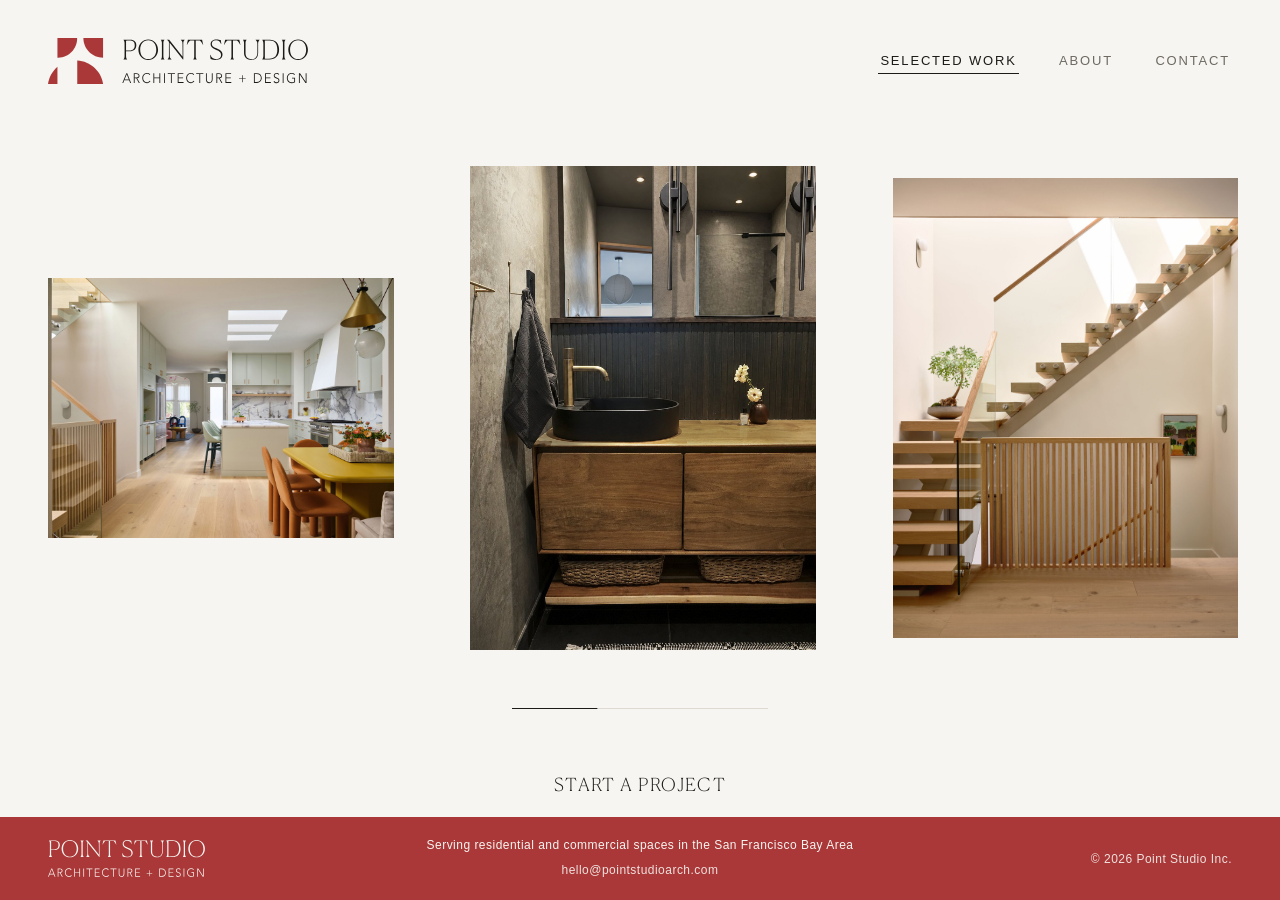
<file: index.html>
<!DOCTYPE html>
<html lang="en">
<head>
  <meta charset="UTF-8" />
  <meta name="viewport" content="width=device-width, initial-scale=1.0" />
  <title>Point Studio Architecture + Design — Bay Area Architecture</title>
  <meta name="description" content="Point Studio Architecture + Design offers full architectural services for residential and commercial spaces in the San Francisco Bay Area: remodels, new homes and ADUs." />
  <!-- Link previews (texts, social posts). Update the URLs if the site moves
       to a custom domain. -->
  <meta property="og:type" content="website" />
  <meta property="og:site_name" content="Point Studio Architecture + Design" />
  <meta property="og:title" content="Point Studio Architecture + Design — Bay Area Architecture" />
  <meta property="og:description" content="Point Studio Architecture + Design offers full architectural services for residential and commercial spaces in the San Francisco Bay Area: remodels, new homes and ADUs." />
  <meta property="og:url" content="https://pointstudio.vercel.app/" />
  <meta property="og:image" content="https://pointstudio.vercel.app/share-image.jpg" />
  <meta property="og:image:width" content="1200" />
  <meta property="og:image:height" content="630" />
  <meta name="twitter:card" content="summary_large_image" />
  <link rel="icon" href="favicon.ico" sizes="any" />
  <link rel="icon" href="favicon.svg" type="image/svg+xml" />
  <link rel="apple-touch-icon" href="apple-touch-icon.png" />
  <link rel="stylesheet" href="css/style.css" />
  <script>document.documentElement.classList.add("js");</script>
</head>
<body data-page="projects">
  <header id="site-header" class="site-header"></header>

  <main>
    <div class="gallery-wrap">
      <div class="gallery" id="galleryTrack">
        <!-- project cards + closing card injected by js/main.js -->
      </div>

      <!-- Thin progress line: fills as you scroll through the projects -->
      <div class="scroll-progress" id="scrollProgress" role="progressbar"
           aria-label="Gallery scroll position" aria-valuemin="0" aria-valuemax="100">
        <div class="scroll-progress-fill" id="scrollProgressFill"></div>
      </div>
    </div>
  </main>

  <footer id="site-footer" class="site-footer"></footer>

  <script src="js/projects-data.js"></script>
  <script src="js/templates.js"></script>
  <script src="js/main.js"></script>
</body>
</html>
</file>
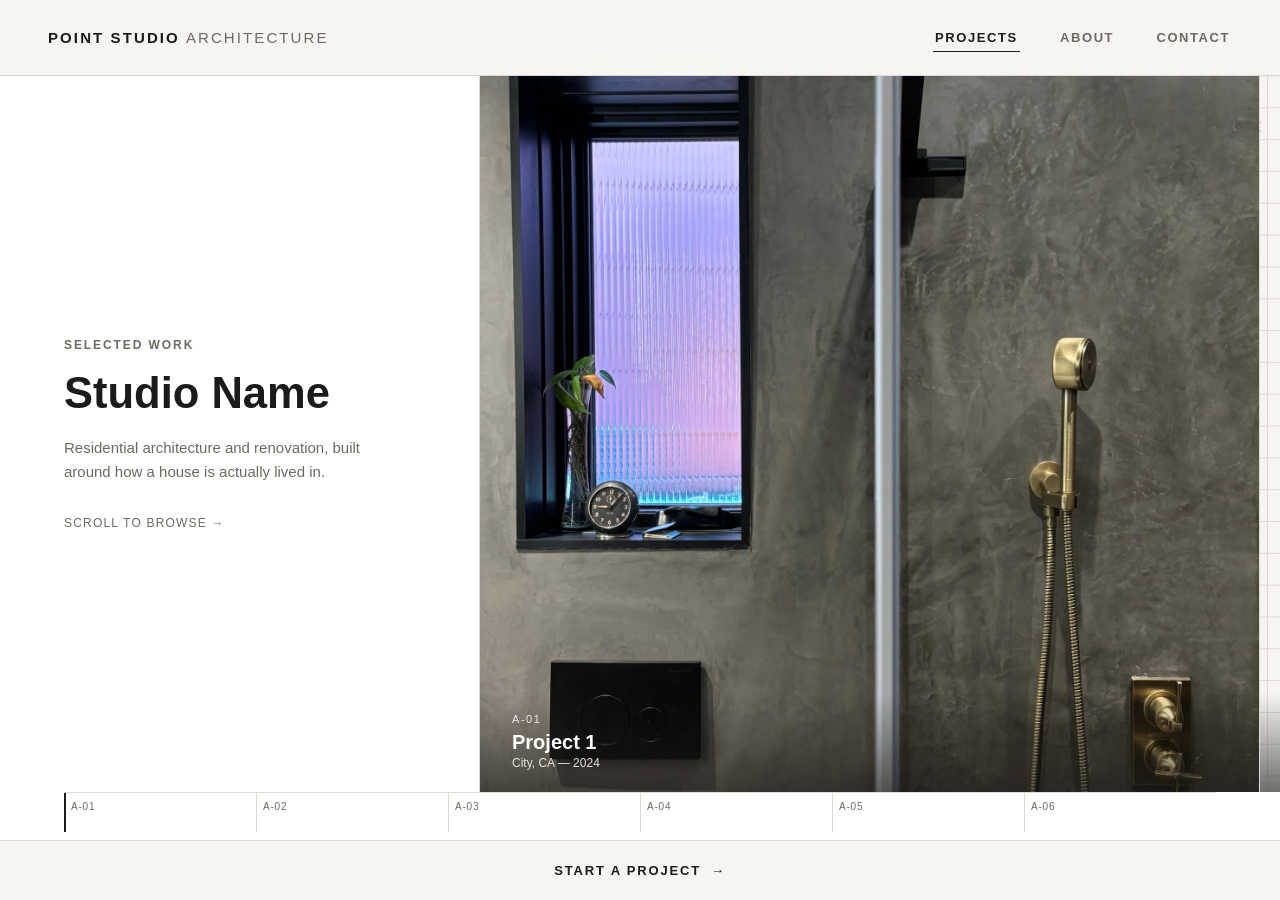
<file: architecture-website/index.html>
<!DOCTYPE html>
<html lang="en">
<head>
  <meta charset="UTF-8" />
  <meta name="viewport" content="width=device-width, initial-scale=1.0" />
  <title>Point Studio Architecture — Projects</title>
  <meta name="description" content="Residential architecture and renovation studio. Browse recent projects." />
  <link rel="stylesheet" href="css/style.css" />
</head>
<body data-page="projects">
  <header id="site-header" class="site-header"></header>

  <main>
    <div class="gallery-wrap">
      <div class="gallery" id="galleryTrack">
        <div class="gallery-intro">
          <div class="eyebrow">Selected Work</div>
          <h1>Studio Name</h1>
          <p>Residential architecture and renovation, built around how a house is actually lived in.</p>
          <div class="scroll-hint">Scroll to browse →</div>
        </div>
        <!-- project cards injected by js/main.js from js/projects-data.js -->
      </div>

      <div class="scale-ruler" id="scaleRuler">
        <div class="ticks" id="scaleTicks"></div>
        <div class="cursor" id="scaleCursor"></div>
      </div>
    </div>
  </main>

  <footer id="site-footer" class="site-footer"></footer>

  <script src="js/projects-data.js"></script>
  <script src="js/main.js"></script>
</body>
</html>
</file>
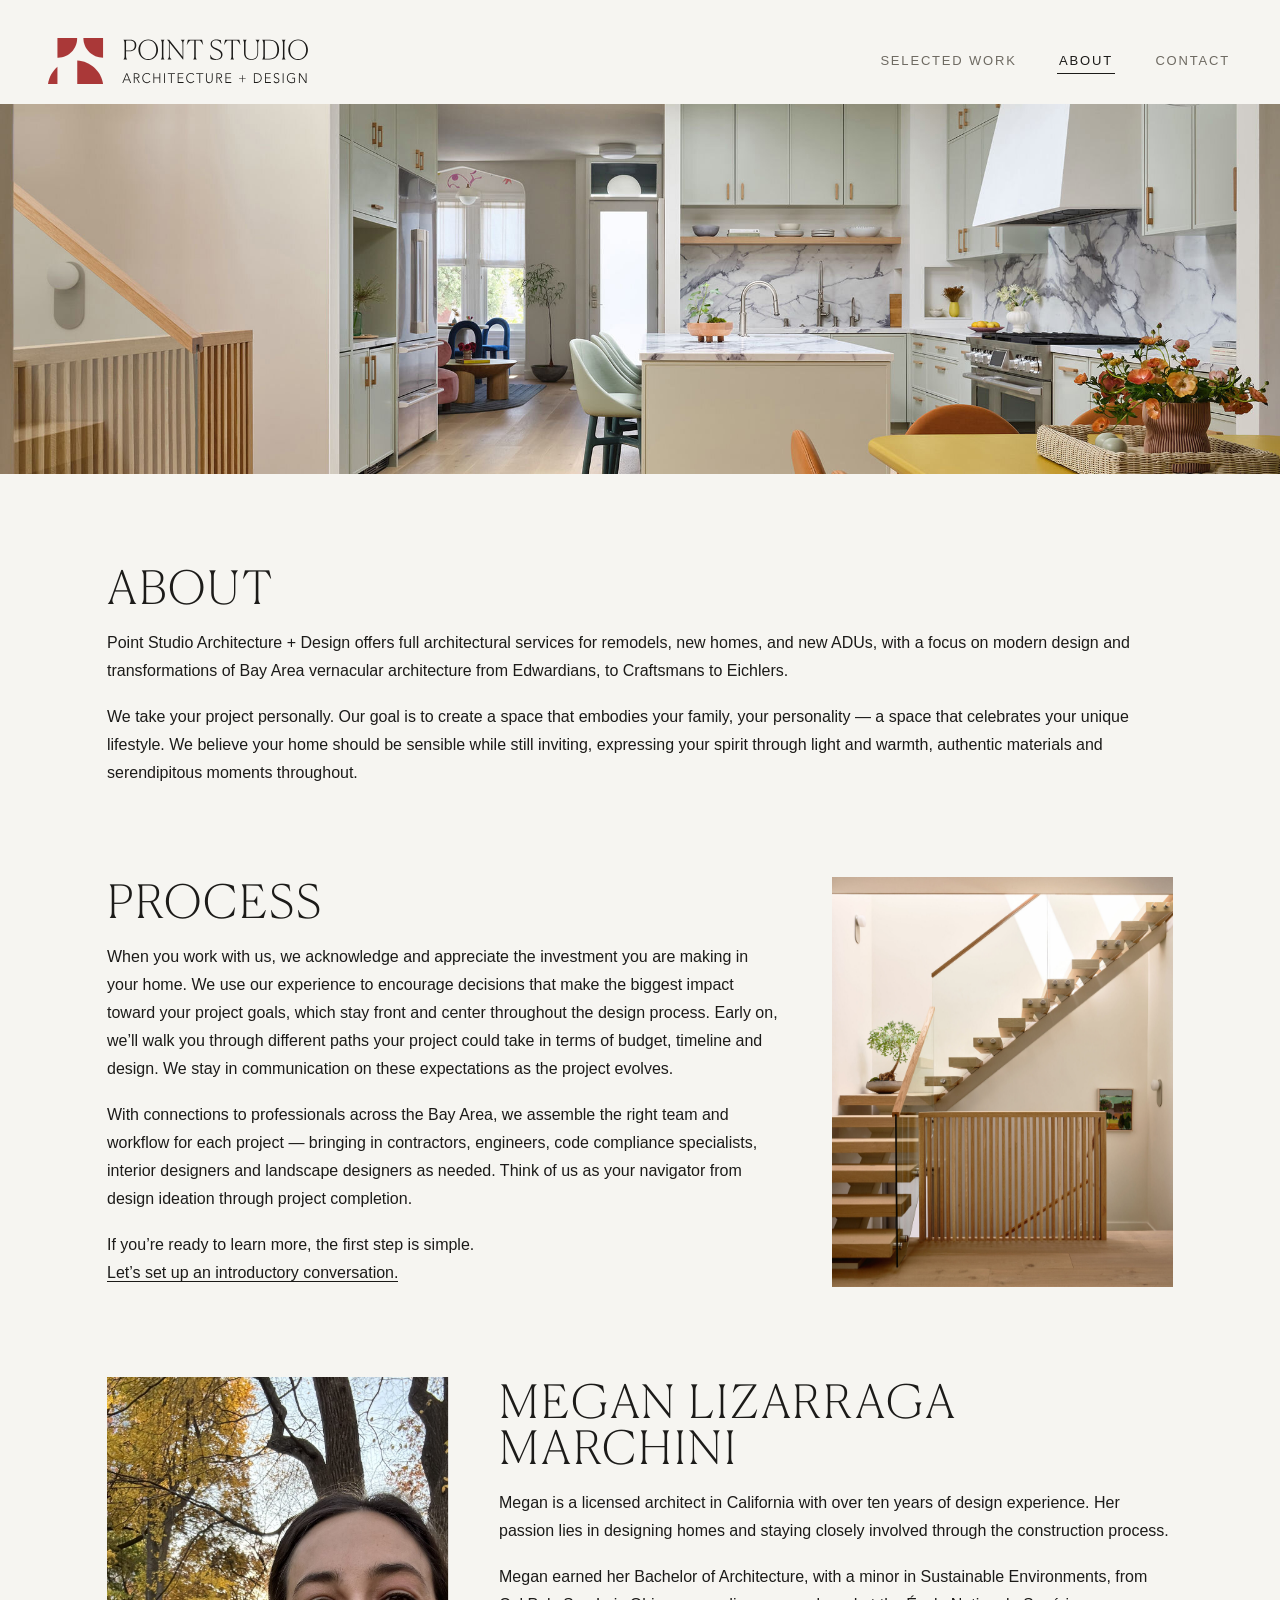
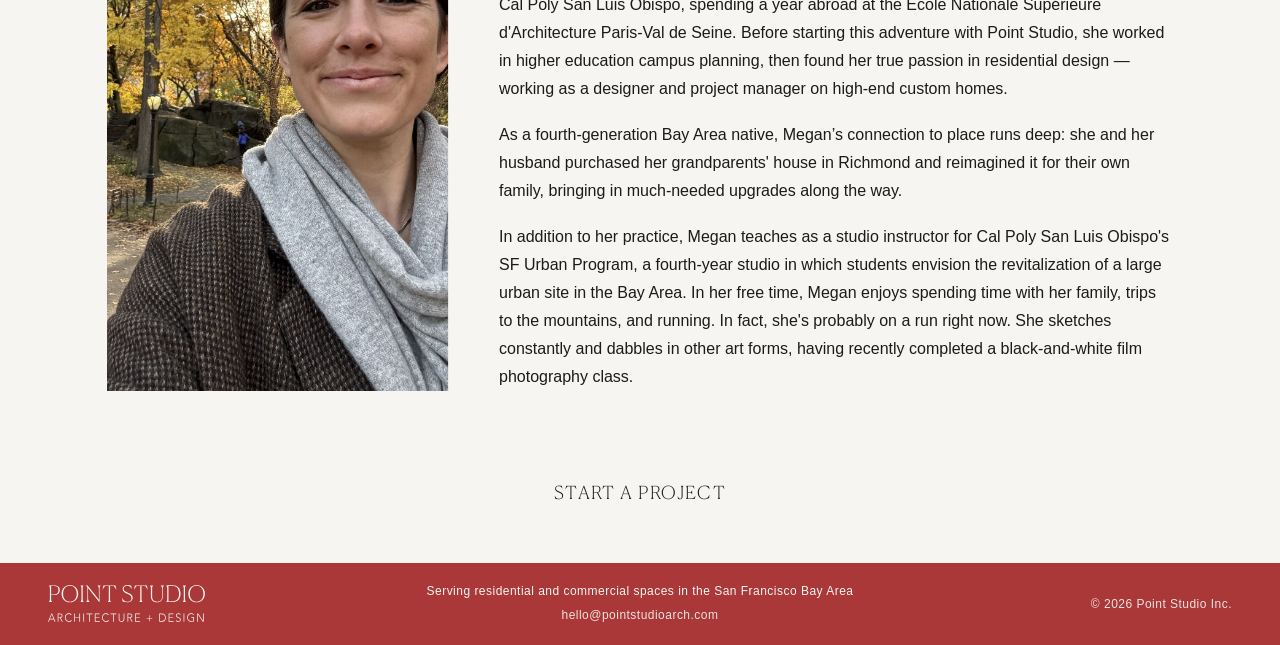
<file: about.html>
<!DOCTYPE html>
<html lang="en">
<head>
  <meta charset="UTF-8" />
  <meta name="viewport" content="width=device-width, initial-scale=1.0" />
  <title>About — Point Studio Architecture + Design</title>
  <meta name="description" content="About Point Studio Architecture + Design and architect Megan Lizarraga Marchini: modern design and transformations of Bay Area homes, from Edwardians to Craftsmans to Eichlers." />
  <!-- Link previews (texts, social posts). Update the URLs if the site moves
       to a custom domain. -->
  <meta property="og:type" content="website" />
  <meta property="og:site_name" content="Point Studio Architecture + Design" />
  <meta property="og:title" content="About — Point Studio Architecture + Design" />
  <meta property="og:description" content="About Point Studio Architecture + Design and architect Megan Lizarraga Marchini: modern design and transformations of Bay Area homes, from Edwardians to Craftsmans to Eichlers." />
  <meta property="og:url" content="https://pointstudio.vercel.app/about.html" />
  <meta property="og:image" content="https://pointstudio.vercel.app/share-image.jpg" />
  <meta property="og:image:width" content="1200" />
  <meta property="og:image:height" content="630" />
  <meta name="twitter:card" content="summary_large_image" />
  <link rel="icon" href="favicon.ico" sizes="any" />
  <link rel="icon" href="favicon.svg" type="image/svg+xml" />
  <link rel="apple-touch-icon" href="apple-touch-icon.png" />
  <link rel="stylesheet" href="css/style.css" />
  <script>document.documentElement.classList.add("js");</script>
</head>
<body data-page="about">
  <header id="site-header" class="site-header"></header>

  <main>
    <!-- Banner photo — fades in on page load. Placeholder: swap the src for
         the final banner image. -->
    <section class="about-banner" aria-label="Point Studio project">
      <img src="images/projects/project-05.jpg" alt="Kitchen and dining space by Point Studio" />
    </section>

    <div class="about-page">
      <!-- About -->
      <section class="about-copy about-intro">
        <h1 data-reveal>About</h1>
        <p data-reveal>
          Point Studio Architecture + Design offers full architectural services for
          remodels, new homes, and new ADUs, with a focus on modern design and
          transformations of Bay Area vernacular architecture from Edwardians, to
          Craftsmans to Eichlers.
        </p>
        <p data-reveal>
          We take your project personally. Our goal is to create a space that embodies
          your family, your personality — a space that celebrates your unique lifestyle.
          We believe your home should be sensible while still inviting, expressing your
          spirit through light and warmth, authentic materials and serendipitous moments
          throughout.
        </p>
      </section>

      <!-- Process: text left, photo right -->
      <div class="about-row">
        <section class="about-copy">
          <h2 data-reveal>Process</h2>
          <p data-reveal>
            When you work with us, we acknowledge and appreciate the investment you are
            making in your home. We use our experience to encourage decisions that make the
            biggest impact toward your project goals, which stay front and center throughout
            the design process. Early on, we’ll walk you through different paths your
            project could take in terms of budget, timeline and design. We stay in
            communication on these expectations as the project evolves.
          </p>
          <p data-reveal>
            With connections to professionals across the Bay Area, we assemble the right
            team and workflow for each project — bringing in contractors, engineers, code
            compliance specialists, interior designers and landscape designers as needed.
            Think of us as your navigator from design ideation through project completion.
          </p>
          <p data-reveal>
            If you’re ready to learn more, the first step is simple.<br />
            <a class="inline-link" href="contact.html">Let’s set up an introductory conversation.</a>
          </p>
        </section>
        <div class="about-photo" data-reveal>
          <!-- Placeholder photo — swap for a process/studio image later -->
          <img src="images/projects/project-03.jpg" alt="Oak stair and slatted railing by Point Studio" />
        </div>
      </div>

      <!-- Megan: photo left, text right -->
      <div class="about-row about-row--photo-left">
        <div class="about-photo" data-reveal>
          <!-- Placeholder photo — swap for Megan's portrait later -->
          <img src="images/owner.jpg" alt="Portrait of Megan Lizarraga Marchini" />
        </div>
        <section class="about-copy">
          <h2 data-reveal>Megan Lizarraga Marchini</h2>
          <p data-reveal>
            Megan is a licensed architect in California with over ten years of design
            experience. Her passion lies in designing homes and staying closely involved
            through the construction process.
          </p>
          <p data-reveal>
            Megan earned her Bachelor of Architecture, with a minor in Sustainable
            Environments, from Cal Poly San Luis Obispo, spending a year abroad at the École
            Nationale Supérieure d'Architecture Paris-Val de Seine. Before starting this
            adventure with Point Studio, she worked in higher education campus planning,
            then found her true passion in residential design — working as a designer and
            project manager on high-end custom homes.
          </p>
          <p data-reveal>
            As a fourth-generation Bay Area native, Megan’s connection to place runs deep:
            she and her husband purchased her grandparents' house in Richmond and reimagined
            it for their own family, bringing in much-needed upgrades along the way.
          </p>
          <p data-reveal>
            In addition to her practice, Megan teaches as a studio instructor for Cal Poly
            San Luis Obispo's SF Urban Program, a fourth-year studio in which students
            envision the revitalization of a large urban site in the Bay Area. In her free
            time, Megan enjoys spending time with her family, trips to the mountains, and
            running. In fact, she's probably on a run right now. She sketches constantly and
            dabbles in other art forms, having recently completed a black-and-white film
            photography class.
          </p>
        </section>
      </div>
    </div>
  </main>

  <footer id="site-footer" class="site-footer"></footer>

  <script src="js/projects-data.js"></script>
  <script src="js/templates.js"></script>
  <script src="js/main.js"></script>
</body>
</html>
</file>
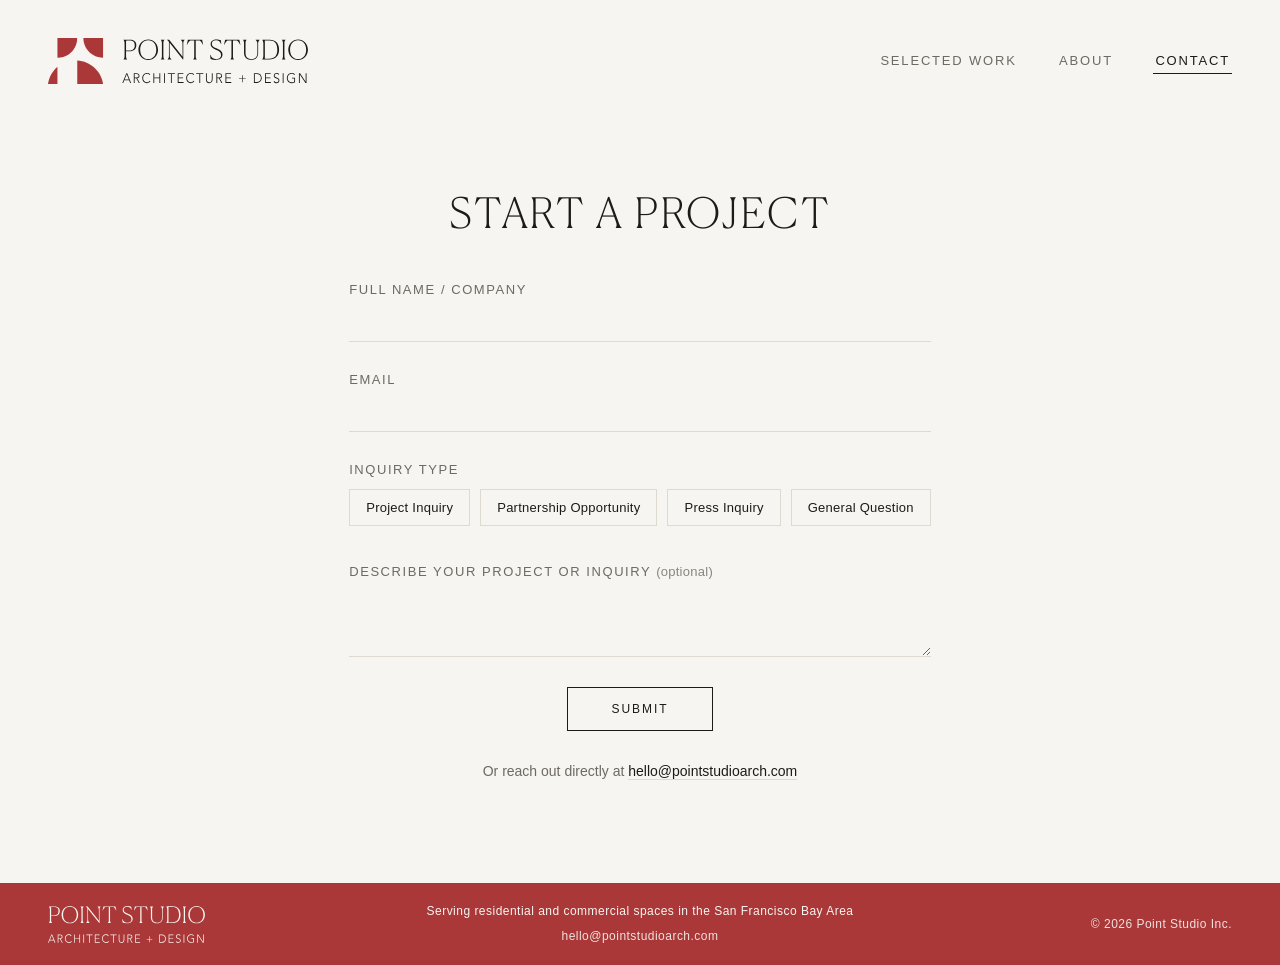
<file: contact.html>
<!DOCTYPE html>
<html lang="en">
<head>
  <meta charset="UTF-8" />
  <meta name="viewport" content="width=device-width, initial-scale=1.0" />
  <title>Contact — Point Studio Architecture + Design</title>
  <meta name="description" content="Start a project with Point Studio Architecture + Design, serving residential and commercial spaces in the San Francisco Bay Area." />
  <!-- Link previews (texts, social posts). Update the URLs if the site moves
       to a custom domain. -->
  <meta property="og:type" content="website" />
  <meta property="og:site_name" content="Point Studio Architecture + Design" />
  <meta property="og:title" content="Contact — Point Studio Architecture + Design" />
  <meta property="og:description" content="Start a project with Point Studio Architecture + Design, serving residential and commercial spaces in the San Francisco Bay Area." />
  <meta property="og:url" content="https://pointstudio.vercel.app/contact.html" />
  <meta property="og:image" content="https://pointstudio.vercel.app/share-image.jpg" />
  <meta property="og:image:width" content="1200" />
  <meta property="og:image:height" content="630" />
  <meta name="twitter:card" content="summary_large_image" />
  <link rel="icon" href="favicon.ico" sizes="any" />
  <link rel="icon" href="favicon.svg" type="image/svg+xml" />
  <link rel="apple-touch-icon" href="apple-touch-icon.png" />
  <link rel="stylesheet" href="css/style.css" />
  <script>document.documentElement.classList.add("js");</script>
</head>
<body data-page="contact">
  <header id="site-header" class="site-header"></header>

  <main>
    <div class="contact-page">
      <h1 class="fade-down" style="animation-delay: 0.1s">Start a project</h1>
      <!-- Custom form. Submissions go to the studio's Google Form behind the
           scenes (see initContactForm in main.js), so responses still land
           in the same Google Form / Sheet as before. -->
      <form class="contact-form fade-down" id="contactForm" style="animation-delay: 0.3s" novalidate>
        <div class="field">
          <label for="cf-name">Full name / company</label>
          <input id="cf-name" name="entry.1769505144" type="text" autocomplete="name" required />
          <p class="field-error" aria-live="polite"></p>
        </div>

        <div class="field">
          <label for="cf-email">Email</label>
          <input id="cf-email" name="entry.658655044" type="email" autocomplete="email" required />
          <p class="field-error" aria-live="polite"></p>
        </div>

        <fieldset class="field">
          <legend>Inquiry type</legend>
          <div class="choice-group">
            <label class="choice"><input type="radio" name="entry.2042927560" value="Project Inquiry" required /><span>Project Inquiry</span></label>
            <label class="choice"><input type="radio" name="entry.2042927560" value="Partnership Opportunity" /><span>Partnership Opportunity</span></label>
            <label class="choice"><input type="radio" name="entry.2042927560" value="Press Inquiry" /><span>Press Inquiry</span></label>
            <label class="choice"><input type="radio" name="entry.2042927560" value="General Question" /><span>General Question</span></label>
          </div>
          <p class="field-error" aria-live="polite"></p>
        </fieldset>

        <div class="field">
          <label for="cf-message">Describe your project or inquiry <span class="optional">(optional)</span></label>
          <textarea id="cf-message" name="entry.1696812339" rows="2"></textarea>
        </div>

        <!-- Spam trap: hidden from people, bots tend to fill it in -->
        <div class="hp" aria-hidden="true">
          <label for="cf-website">Website</label>
          <input id="cf-website" name="website" type="text" tabindex="-1" autocomplete="off" />
        </div>

        <div class="form-actions">
          <button type="submit" class="form-submit">Submit</button>
          <p class="form-status" aria-live="polite"></p>
        </div>
      </form>

      <div class="form-thanks" id="formThanks" hidden>
        <h2>Thank you</h2>
        <p>We've received your submission and will be in touch soon.</p>
      </div>

      <p class="direct-contact fade-down" style="animation-delay: 0.5s">
        Or reach out directly at <a href="mailto:hello@pointstudioarch.com">hello@pointstudioarch.com</a>
      </p>
    </div>
  </main>

  <footer id="site-footer" class="site-footer"></footer>

  <script src="js/projects-data.js"></script>
  <script src="js/templates.js"></script>
  <script src="js/main.js"></script>
</body>
</html>
</file>
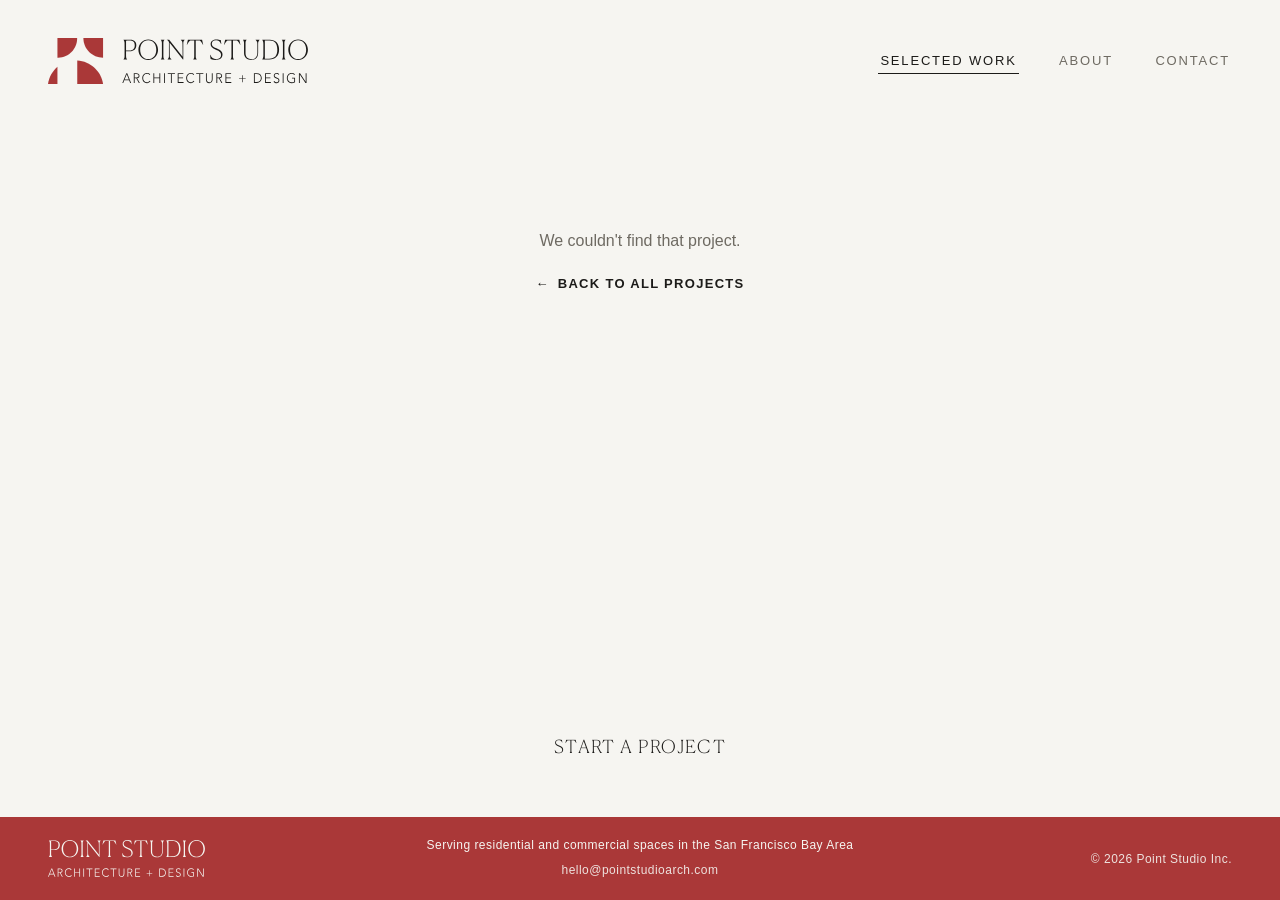
<file: project.html>
<!DOCTYPE html>
<html lang="en">
<head>
  <meta charset="UTF-8" />
  <meta name="viewport" content="width=device-width, initial-scale=1.0" />
  <title>Project — Point Studio Architecture + Design</title>
  <meta name="description" content="A project by Point Studio Architecture + Design, serving residential and commercial spaces in the San Francisco Bay Area." />
  <!-- Link previews (texts, social posts). Update the URLs if the site moves
       to a custom domain. -->
  <meta property="og:type" content="website" />
  <meta property="og:site_name" content="Point Studio Architecture + Design" />
  <meta property="og:title" content="Project — Point Studio Architecture + Design" />
  <meta property="og:description" content="A project by Point Studio Architecture + Design, serving residential and commercial spaces in the San Francisco Bay Area." />
  <meta property="og:url" content="https://pointstudio.vercel.app/project.html" />
  <meta property="og:image" content="https://pointstudio.vercel.app/share-image.jpg" />
  <meta property="og:image:width" content="1200" />
  <meta property="og:image:height" content="630" />
  <meta name="twitter:card" content="summary_large_image" />
  <link rel="icon" href="favicon.ico" sizes="any" />
  <link rel="icon" href="favicon.svg" type="image/svg+xml" />
  <link rel="apple-touch-icon" href="apple-touch-icon.png" />
  <link rel="stylesheet" href="css/style.css" />
  <script>document.documentElement.classList.add("js");</script>
</head>
<body data-page="projects">
  <header id="site-header" class="site-header"></header>

  <main>
    <div id="projectDetail"><!-- rendered by js/main.js --></div>
  </main>

  <footer id="site-footer" class="site-footer"></footer>

  <script src="js/projects-data.js"></script>
  <script src="js/templates.js"></script>
  <script src="js/main.js"></script>
</body>
</html>
</file>
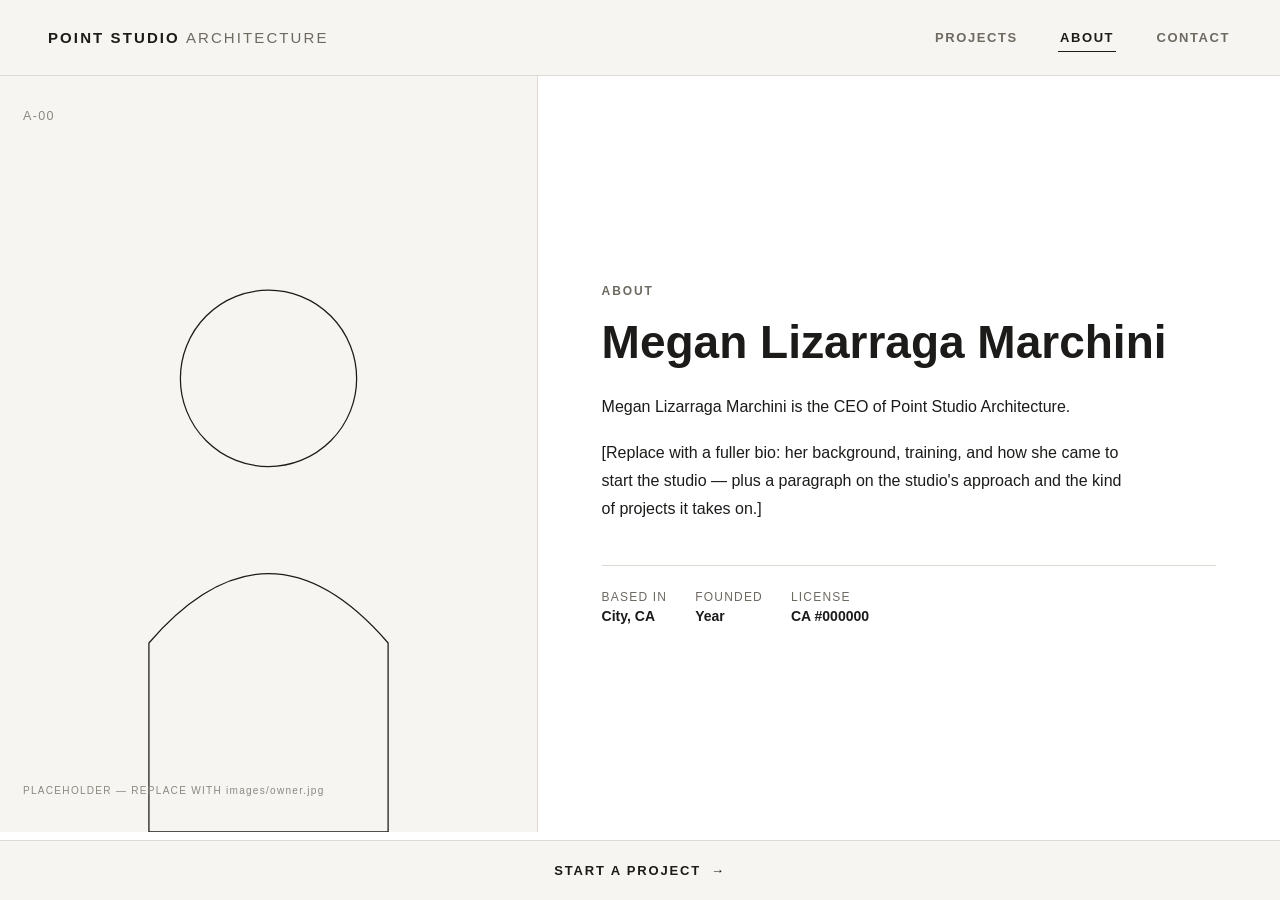
<file: architecture-website/about.html>
<!DOCTYPE html>
<html lang="en">
<head>
  <meta charset="UTF-8" />
  <meta name="viewport" content="width=device-width, initial-scale=1.0" />
  <title>About — Point Studio Architecture</title>
  <meta name="description" content="About the studio's founder and approach to residential architecture." />
  <link rel="stylesheet" href="css/style.css" />
</head>
<body data-page="about">
  <header id="site-header" class="site-header"></header>

  <main>
    <div class="about-page">
      <div class="about-photo">
        <!-- Replace with the owner's headshot: images/owner.jpg -->
        <img src="images/owner-placeholder.svg" alt="Portrait of Megan Lizarraga Marchini" />
      </div>
      <div class="about-copy">
        <div class="eyebrow">About</div>
        <h1>Megan Lizarraga Marchini</h1>
        <p>
          Megan Lizarraga Marchini is the CEO of Point Studio Architecture.
        </p>
        <p>
          [Replace with a fuller bio: her background, training, and how she came to
          start the studio — plus a paragraph on the studio's approach and the
          kind of projects it takes on.]
        </p>
        <div class="credentials">
          <div><span class="k">Based in</span><span class="v">City, CA</span></div>
          <div><span class="k">Founded</span><span class="v">Year</span></div>
          <div><span class="k">License</span><span class="v">CA #000000</span></div>
        </div>
      </div>
    </div>
  </main>

  <footer id="site-footer" class="site-footer"></footer>

  <script src="js/projects-data.js"></script>
  <script src="js/main.js"></script>
</body>
</html>
</file>
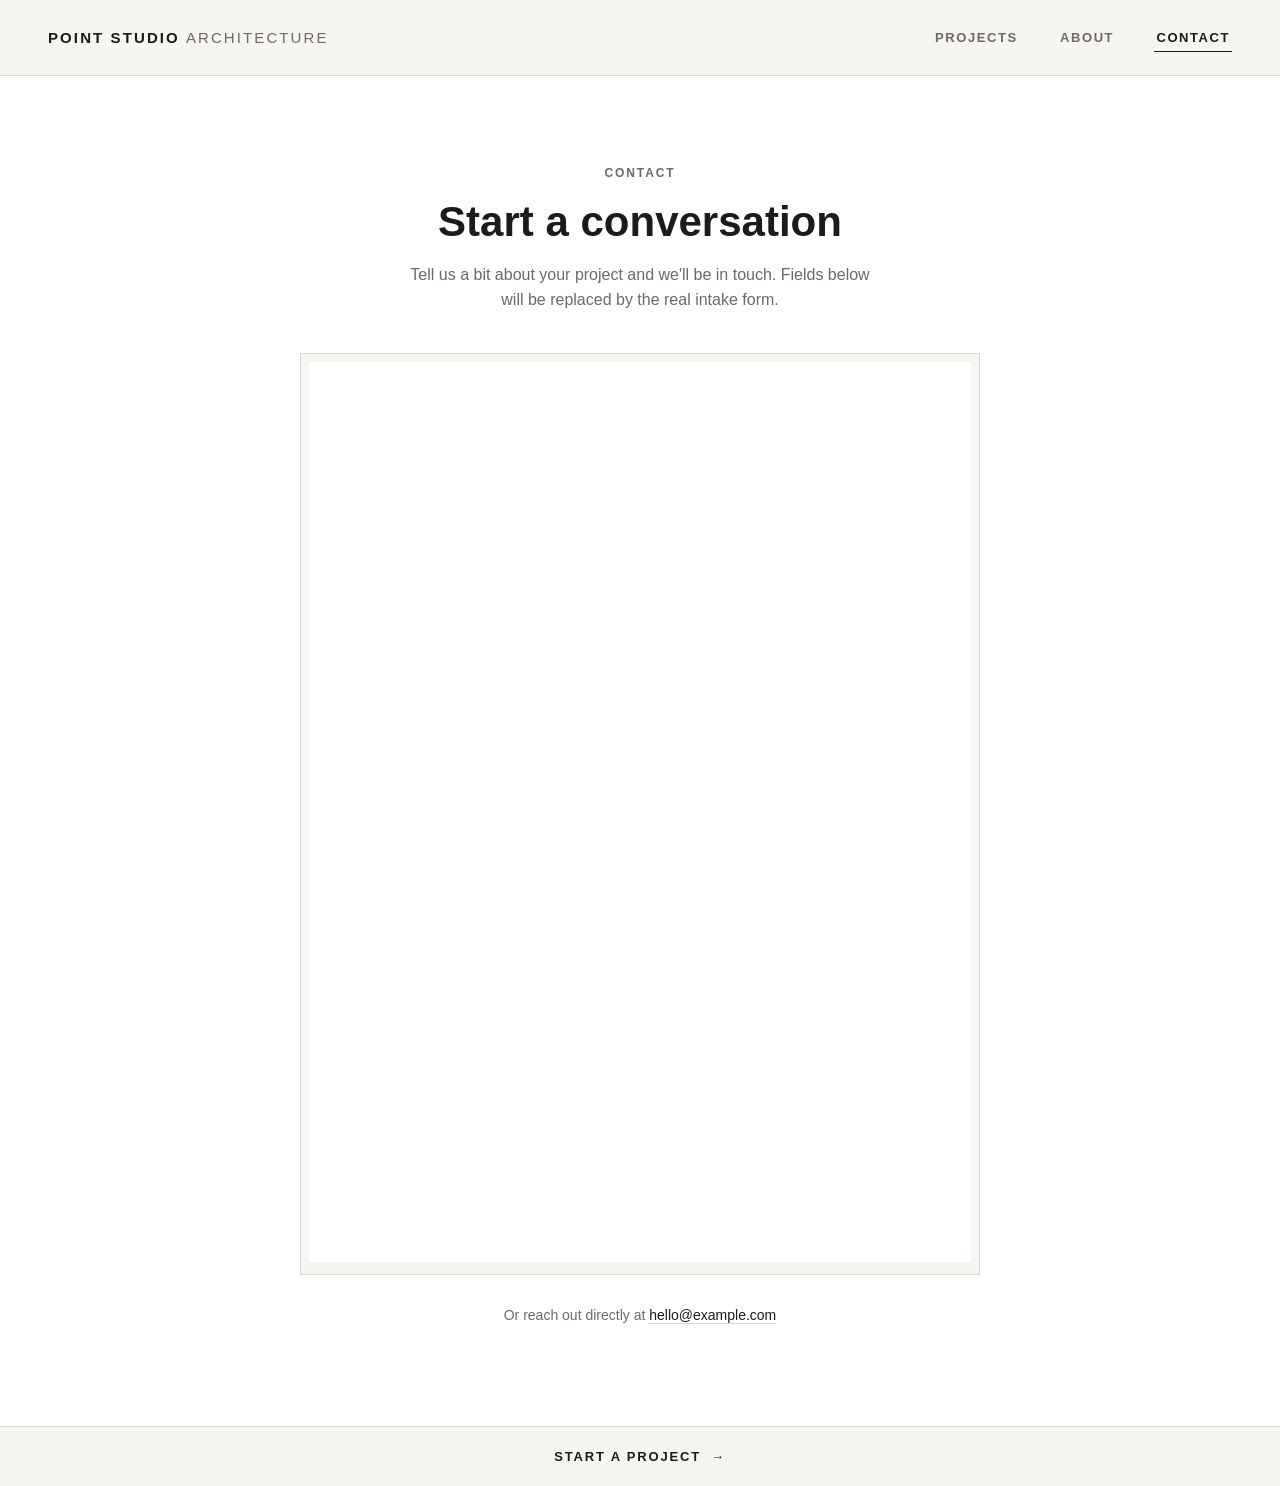
<file: architecture-website/contact.html>
<!DOCTYPE html>
<html lang="en">
<head>
  <meta charset="UTF-8" />
  <meta name="viewport" content="width=device-width, initial-scale=1.0" />
  <title>Contact — Point Studio Architecture</title>
  <meta name="description" content="Get in touch about a residential architecture or renovation project." />
  <link rel="stylesheet" href="css/style.css" />
</head>
<body data-page="contact">
  <header id="site-header" class="site-header"></header>

  <main>
    <div class="contact-page">
      <div class="eyebrow">Contact</div>
      <h1>Start a conversation</h1>
      <p class="lead">
        Tell us a bit about your project and we'll be in touch. Fields below
        will be replaced by the real intake form.
      </p>

      <div class="form-frame">
        <iframe
          src="https://docs.google.com/forms/d/e/1FAIpQLSfnqbIs-iXV7LYIfH5TtgBRSmHQe3mwCvhHGSS9X09CmNLXXw/viewform?embedded=true"
          title="Point Studio Architecture contact form"
          loading="lazy"
        >Loading…</iframe>
      </div>

      <p class="direct-contact">
        Or reach out directly at <a href="mailto:hello@example.com">hello@example.com</a>
      </p>
    </div>
  </main>

  <footer id="site-footer" class="site-footer"></footer>

  <script src="js/projects-data.js"></script>
  <script src="js/main.js"></script>
</body>
</html>
</file>
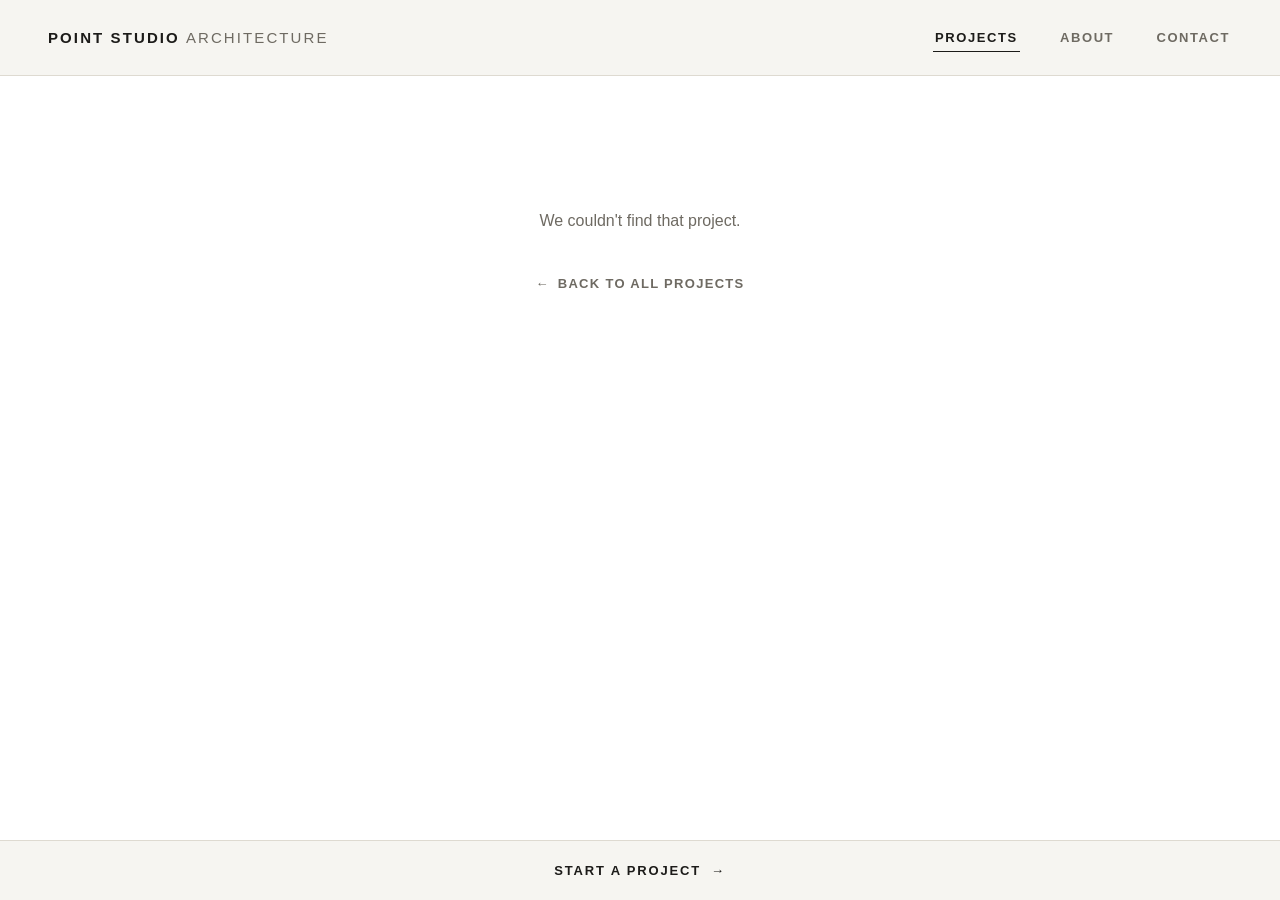
<file: architecture-website/project.html>
<!DOCTYPE html>
<html lang="en">
<head>
  <meta charset="UTF-8" />
  <meta name="viewport" content="width=device-width, initial-scale=1.0" />
  <title>Project — Point Studio Architecture</title>
  <link rel="stylesheet" href="css/style.css" />
</head>
<body data-page="projects" class="project-page">
  <header id="site-header" class="site-header"></header>

  <main>
    <div id="projectDetail"><!-- rendered by js/main.js --></div>
  </main>

  <footer id="site-footer" class="site-footer"></footer>

  <script src="js/projects-data.js"></script>
  <script src="js/main.js"></script>
</body>
</html>
</file>
<file: css/style.css>
/* ============================================================
   Title font — Canela Deck Thin (licensed web font, files in /fonts/).
   Used for: About page titles, Contact page title, project page titles.
   ============================================================ */
@font-face {
  font-family: "Canela Deck";
  font-weight: 100;
  font-style: normal;
  font-display: swap;
  src: local("Canela Deck Thin"), local("CanelaDeck-Thin"), local("Canela-Deck-Thin"),
       url("../fonts/Canela-Deck-Thin.woff2") format("woff2"),
       url("../fonts/Canela-Deck-Thin.woff") format("woff");
}

/* ============================================================
   Design tokens
   ============================================================ */
:root {
  --paper: #f6f5f1; /* same cream as the header band */
  --header: #f6f5f1;
  --ink: #1c1b19;
  --graphite: #6e6a62;
  --line: #dedad1;
  --accent: #2f3a3c;
  --accent-soft: #eef0ef;

  --font-display: "Avenir Next", Avenir, "Century Gothic", "Futura", "Segoe UI", sans-serif;
  --font-title: "Canela Deck", Georgia, "Times New Roman", serif;
  --font-body: "Avenir Next", Avenir, "Futura", "Segoe UI", sans-serif;

  --nav-height: 70px;
  --footer-height: 166px; /* home: "Start a project" row + red footer bar */
  --header-gap: clamp(16px, 2vw, 28px);
  --gallery-top-space: clamp(24px, 3vw, 48px);
  --section-gap: clamp(56px, 7vw, 96px); /* space between About page sections */
}

* { box-sizing: border-box; }

html, body {
  margin: 0;
  padding: 0;
  background: var(--paper);
  color: var(--ink);
  font-family: var(--font-body);
  -webkit-font-smoothing: antialiased;
}

body {
  min-height: 100vh;
  display: flex;
  flex-direction: column;
  padding-top: var(--header-gap);
}

a { color: inherit; text-decoration: none; }

img { display: block; max-width: 100%; }

/* Visible keyboard focus everywhere */
a:focus-visible,
button:focus-visible,
input:focus-visible,
textarea:focus-visible {
  outline: 2px solid var(--accent);
  outline-offset: 3px;
}

@media (prefers-reduced-motion: reduce) {
  * { animation-duration: 0.001ms !important; transition-duration: 0.001ms !important; }
}

/* ============================================================
   Header / nav — a plain band on the same white page background,
   sits in normal flow so it scrolls away with the page, with a
   gap above it (not flush to the top) before that
   ============================================================ */
.site-header {
  position: relative;
  z-index: 60;
  height: var(--nav-height);
  background: var(--header);
  display: flex;
  align-items: center;
  justify-content: space-between;
  padding: 0 clamp(20px, 4vw, 48px);
}

/* Header logo (horizontal lockup, SVG) */
.site-header .mark { display: block; line-height: 0; }
.site-header .mark img {
  height: 46px;
  width: auto;
}

.site-nav {
  display: flex;
  gap: clamp(18px, 3vw, 40px);
}

.site-nav a {
  font-family: var(--font-display);
  font-size: 13px;
  font-weight: 500;
  letter-spacing: 0.14em;
  text-transform: uppercase;
  color: var(--graphite);
  padding: 6px 2px;
  border-bottom: 1px solid transparent;
  transition: color 0.15s ease, border-color 0.15s ease;
}

.site-nav a:hover,
.site-nav a[aria-current="page"] {
  color: var(--ink);
}

/* Underlines fade in on hover and out again (menu links on computers, and
   "Start a project") */
@media (min-width: 721px) {
  .site-nav a { position: relative; border-bottom: 0; }
  .site-nav a::after {
    content: "";
    position: absolute;
    left: 0;
    right: 0;
    bottom: 0;
    height: 1px;
    background: var(--ink);
    opacity: 0;
    transition: opacity 0.3s ease;
  }
  .site-nav a:hover::after,
  .site-nav a[aria-current="page"]::after {
    opacity: 1;
  }
}
@media (max-width: 720px) {
  .site-nav a[aria-current="page"] { border-bottom-color: var(--line); }
}

.nav-toggle {
  display: none;
  background: none;
  border: 0;
  padding: 0;
  width: 38px;
  height: 34px;
  margin-right: -10px; /* lines up the icon with the page's right margin */
  align-items: center;
  justify-content: center;
  cursor: pointer;
}
.nav-toggle span,
.nav-toggle span::before,
.nav-toggle span::after {
  content: "";
  display: block;
  width: 18px;
  height: 2px;
  background: var(--ink);
  position: relative;
}
.nav-toggle span::before { position: absolute; top: -6px; }
.nav-toggle span::after { position: absolute; top: 6px; }

@media (max-width: 720px) {
  .nav-toggle { display: flex; }
  .site-header .mark { padding: 10px 0; }
  .site-header .mark img { height: 36px; }
  .site-header {
    flex-wrap: wrap;
    height: auto;
  }
  .site-nav {
    flex-basis: 100%;
    width: 100%;
    background: var(--header);
    flex-direction: column;
    gap: 0;
    max-height: 0;
    overflow: hidden;
    transition: max-height 0.25s ease;
  }
  .site-nav.open { max-height: 240px; }
  .site-nav a {
    padding: 16px clamp(20px, 4vw, 48px);
    border-bottom: 1px solid var(--line);
    width: 100%;
  }
}

/* ============================================================
   Main / footer shell
   ============================================================ */
main { flex: 1; }

.site-footer {
  padding: 0 clamp(20px, 4vw, 48px);
}
.footer-cta-row {
  display: flex;
  justify-content: center;
  padding: 22px 0;
}
.site-footer .footer-cta {
  font-family: var(--font-title);
  font-size: 18px;
  font-weight: 100;
  letter-spacing: 0.08em;
  text-transform: uppercase;
  color: var(--ink);
  padding: 4px 2px;
  position: relative;
}
.site-footer .footer-cta::after {
  content: "";
  position: absolute;
  left: 0;
  right: 0;
  bottom: 0;
  height: 1px;
  background: var(--ink);
  opacity: 0;
  transition: opacity 0.3s ease;
}
.site-footer .footer-cta:hover::after {
  opacity: 1;
}
/* Phones (no hover): "Start a project" always shows its thin underline */
@media (hover: none), (max-width: 720px) {
  .site-footer .footer-cta::after { opacity: 1; }
}

/* Footer: "Start a project" link, then the red bar (same red as the logo) */
.site-footer { padding: 0; }
.footer-cta-row { padding-left: clamp(20px, 4vw, 48px); padding-right: clamp(20px, 4vw, 48px); }
.footer-cta-row + .footer-bar { margin-top: 34px; }
/* Home: no extra gap, so gallery + footer still fit on one screen */
.site-footer.is-home .footer-cta-row { padding: 16px 0 18px; }
.site-footer.is-home .footer-cta-row + .footer-bar { margin-top: 0; }

.footer-bar {
  /* Wordmark on the left; blurb + info stacked and centered on the page
     (lined up under "Start a project"). The empty third column mirrors
     the wordmark's column so the middle stays truly centered. */
  display: grid;
  grid-template-columns: 1fr auto 1fr;
  align-items: center;
  gap: 32px;
  padding: 20px clamp(20px, 4vw, 48px);
  background: #aa3838;
  color: #f6f5f1;
  font-size: 12px;
  letter-spacing: 0.04em;
}
.footer-wordmark {
  height: 37px;
  width: auto;
  display: block;
  justify-self: start;
}
.footer-center {
  display: flex;
  flex-direction: column;
  align-items: center;
  gap: 8px;
  text-align: center;
  line-height: 1.4;
}
.footer-blurb { margin: 0; white-space: nowrap; }
/* Email and copyright stack under the blurb: three centered lines */
.footer-info {
  display: flex;
  flex-direction: column;
  align-items: center;
  gap: 8px;
  white-space: nowrap;
  opacity: 0.9;
}
/* Copyright sits at the right edge, mirroring the wordmark on the left
   (both use the bar's side padding as their distance from the edge) */
.footer-copyright {
  justify-self: end;
  white-space: nowrap;
  opacity: 0.9;
}
.footer-bar a {
  color: #f6f5f1;
  border-bottom: 1px solid transparent;
  transition: border-color 0.15s ease;
}
.footer-bar a:hover { border-bottom-color: #f6f5f1; }

/* Narrower screens: everything stacks, centered */
@media (max-width: 1100px) {
  :root { --footer-height: 220px; } /* home: stacked footer is taller */
  .footer-bar { grid-template-columns: 1fr; justify-items: center; gap: 16px; padding: 24px 20px; }
  .footer-wordmark,
  .footer-copyright { justify-self: center; }
}
@media (max-width: 640px) {
  .footer-blurb { white-space: normal; }
  .footer-blurb .blurb-break { display: block; } /* new line after "spaces" */
}

/* ============================================================
   Projects (home) — horizontal scroll gallery
   ============================================================ */
.gallery-wrap {
  position: relative;
  overflow-x: clip; /* stops the slide-in animation from widening the page on phones */
  padding-top: var(--gallery-top-space);
}

.gallery {
  position: relative; /* card.offsetLeft is measured from the track */
  display: flex;
  align-items: center;
  gap: clamp(48px, 6vw, 112px); /* space between photos (phones use their own) */
  overflow-x: auto;
  overflow-y: hidden;
  height: min(720px, calc(100vh - var(--header-gap) - var(--nav-height) - var(--footer-height) - var(--gallery-top-space) - 52px));
  min-height: 420px;
  /* Side padding matches the header's: the first project lines up with
     the logo, and at the end "Let's Talk" lines up with the menu's right edge */
  padding: 0 clamp(20px, 4vw, 48px);
  scrollbar-width: none;
}
.gallery::-webkit-scrollbar { display: none; }

.gallery-intro {
  flex: 0 0 min(34vw, 440px);
  display: flex;
  flex-direction: column;
  justify-content: center;
  height: 100%;
  padding-left: clamp(24px, 5vw, 64px);
}

.gallery-intro h1 {
  font-family: var(--font-display);
  font-weight: 600;
  text-transform: uppercase;
  letter-spacing: 0.04em;
  font-size: clamp(28px, 3.4vw, 44px);
  line-height: 1.1;
  margin: 0 0 18px;
}

.gallery-intro p {
  color: var(--graphite);
  font-size: 15px;
  line-height: 1.6;
  max-width: 40ch;
  margin: 0;
}

/* Home page load-in: the intro, each project card, the closing card and
   the dots fade in while sliding from right to left, one after another.
   Delays are set per item in initGallery (main.js). */
.js .gallery > *,
.js .scroll-progress,
.js .site-footer.is-home .footer-cta-row {
  opacity: 0;
  animation: slide-in-left 1s ease forwards;
}
/* "Start a project" under the gallery arrives with the second project */
.js .site-footer.is-home .footer-cta-row { animation-delay: 0.15s; }

@keyframes slide-in-left {
  from { opacity: 0; transform: translateX(48px); }
  to   { opacity: 1; transform: none; }
}

.gallery-outro {
  flex: 0 0 auto; /* only as wide as its text */
  display: flex;
  flex-direction: column;
  justify-content: center;
  height: 100%;
  /* the gallery gap sets the space before it, the gallery edge padding the
     space after; the 3px nudges the "K" to line up with "CONTACT" above */
  padding: 0 3px 0 0;
  cursor: pointer;
}

.gallery-outro h2 {
  font-family: var(--font-title);
  font-weight: 100;
  text-transform: uppercase;
  letter-spacing: 0.04em;
  font-size: clamp(28px, 3.4vw, 44px);
  line-height: 1.1;
  margin: 0 0 18px;
  color: var(--ink);
}

/* Hover (computers): a slight zoom, matching the project photos */
.outro-inner {
  transition: transform 0.5s ease;
  transform-origin: left center;
}
@media (hover: hover) and (min-width: 721px) {
  .gallery-outro:hover .outro-inner { transform: scale(1.03); }
}

.gallery-outro p {
  color: var(--graphite);
  font-size: 15px;
  line-height: 1.6;
  max-width: 34ch;
  margin: 0;
}



.project-card {
  position: relative;
  flex: 0 0 clamp(320px, 27vw, 480px);
  width: clamp(320px, 27vw, 480px);
  height: 100%;
  cursor: pointer;
  display: flex;
  flex-direction: column;
  align-items: center;
  justify-content: center;
}

.project-card .card-image {
  position: relative;
  flex: 1 1 auto;
  min-height: 0;
  width: 100%;
  display: flex;
  align-items: center;
  justify-content: center;
}

.project-card img {
  display: block;
  width: 100%;
  height: 100%;
  object-fit: contain;
  transition: transform 0.5s ease, filter 0.35s ease;
}
.project-card:hover img {
  transform: scale(1.03);
  filter: brightness(0.72);
}

.project-card .card-hover-title {
  position: absolute;
  inset: 0;
  display: flex;
  align-items: center;
  justify-content: center;
  padding: 0 24px;
  text-align: center;
  color: #fff;
  font-family: var(--font-title);
  font-size: 21px;
  font-weight: 100;
  letter-spacing: 0.06em;
  text-transform: uppercase;
  opacity: 0;
  transition: opacity 0.35s ease;
  pointer-events: none;
}
.project-card:hover .card-hover-title {
  opacity: 1;
}

@media (max-width: 720px) {
  .gallery {
    flex-direction: column;
    align-items: center;
    gap: 40px;
    height: auto;
    overflow-x: visible;
    overflow-y: visible;
    padding: 0;
  }
  .gallery-intro {
    flex: none;
    align-self: stretch;
    height: auto;
    padding: 8px clamp(20px, 5vw, 40px) 4px;
  }
  /* Phones: "Let's Talk" centered; fades in each time it scrolls into
     view and out again when it leaves (.is-in, set in main.js) */
  .gallery-outro {
    flex: none;
    align-self: stretch;
    height: auto;
    padding: 8px clamp(20px, 5vw, 40px) 0;
    align-items: center;
    text-align: center;
  }
  .gallery-outro h2 { margin-bottom: 16px; }
  .gallery-outro p { max-width: none; }
  .js .gallery .gallery-outro {
    animation: none; /* replaces the page-load slide-in on phones */
    opacity: 0;
    transform: translateY(6px); /* just a hint of movement */
    transition: opacity 0.7s ease, transform 0.7s ease;
  }
  .js .gallery .gallery-outro.is-in { opacity: 1; transform: none; }
  /* Phones: project photos fade up into place as they scroll into view
     (.is-shown, set once in main.js) instead of sliding in sideways */
  .js .gallery .project-card {
    animation: none;
    opacity: 0;
    transform: translateY(32px);
    transition: opacity 0.9s ease, transform 0.9s ease;
  }
  .js .gallery .project-card.is-shown { opacity: 1; transform: none; }
  /* Thin line under "Let's Talk" so it reads as a link */
  .outro-label {
    padding-bottom: 6px;
    border-bottom: 1px solid var(--ink);
  }
  .project-card {
    flex: none;
    width: 100%;
    align-self: stretch;
    justify-content: center;
  }
  /* Phones: each photo shows at its own proportions (no letterbox gaps) */
  .project-card { height: auto; min-height: 0; }
  .project-card .card-image { flex: none; }
  .project-card img { height: auto; }
  .project-card:hover img { transform: none; filter: none; }
  /* "Let's Talk" already invites contact at the end of the list, so the
     separate "Start a project" link is dropped on the phone home page */
  .site-footer.is-home .footer-cta-row { display: none; }
  .site-footer.is-home .footer-cta-row + .footer-bar { margin-top: 0; }
  .gallery-outro { margin-bottom: 48px; }
}

/* Touch screens: the hover effect (darkened photo + title) is switched on
   by scrolling instead — initTouchTitles in main.js adds .is-active to the
   project in the middle of the screen. */
.project-card.is-active img { filter: brightness(0.72); }
.project-card.is-active .card-hover-title { opacity: 1; }

/* Progress line — a thin rule under the gallery that fills from left to
   right as you scroll. The fill shows how much of the gallery has been
   seen (left edge → right edge of the screen), so it's partly filled on
   load and full at the end. Clicking along the line jumps there. */
.scroll-progress {
  position: relative;
  width: clamp(160px, 20vw, 300px);
  height: 1px;
  margin: 26px auto 25px;
  background: var(--line);
  cursor: pointer;
}
/* Taller invisible hit area so the 1px line is easy to click */
.scroll-progress::before {
  content: "";
  position: absolute;
  inset: -10px 0;
}
.scroll-progress-fill {
  position: absolute;
  inset: 0;
  background: var(--ink);
  transform-origin: left center;
  transform: scaleX(0);
  transition: transform 0.12s linear;
}

@media (max-width: 720px) {
  .scroll-progress { display: none; }
}

/* ============================================================
   Scroll reveal — any element with data-reveal starts hidden and
   fades up once it scrolls into view, then stays visible (see
   initReveal in main.js). Only applies when JS is running, so the
   content is never stuck hidden if a script fails to load.
   ============================================================ */
.js [data-reveal] {
  opacity: 0;
  transform: translateY(24px);
  transition: opacity 0.9s ease, transform 0.9s ease;
  will-change: opacity, transform;
}
.js [data-reveal].is-visible {
  opacity: 1;
  transform: none;
}

/* ============================================================
   Collage — full-width grid of drawings at the top of a page.
   Fills the screen below the header so the visitor scrolls a
   little to reach the content. Tiles fade in one after another
   on page load.
   ============================================================ */
.collage {
  display: grid;
  grid-template-columns: repeat(6, 1fr);
  grid-template-rows: 1fr 1fr;
  grid-template-areas:
    "a a b c c c"
    "a a d d e f";
  gap: 8px;
  height: calc(100vh - var(--header-gap) - var(--nav-height) - 56px);
  min-height: 460px;
  margin-top: 8px;
}
.collage-tile {
  margin: 0;
  overflow: hidden;
  opacity: 0;
  animation: collage-in 1.2s ease forwards;
}
.collage-tile img {
  width: 100%;
  height: 100%;
  object-fit: cover;
}
.tile-a { grid-area: a; animation-delay: 0.10s; }
.tile-b { grid-area: b; animation-delay: 0.30s; }
.tile-c { grid-area: c; animation-delay: 0.50s; }
.tile-d { grid-area: d; animation-delay: 0.70s; }
.tile-e { grid-area: e; animation-delay: 0.90s; }
.tile-f { grid-area: f; animation-delay: 1.10s; }

@keyframes collage-in {
  from { opacity: 0; transform: scale(1.02); }
  to   { opacity: 1; transform: none; }
}

/* Space between the collage and the content below it */
.collage + .about-page {
  padding-top: clamp(64px, 8vw, 120px);
}

@media (max-width: 720px) {
  .collage {
    grid-template-columns: 1fr 1fr;
    grid-template-rows: none;
    grid-auto-rows: 30vh;
    grid-template-areas:
      "a a"
      "b c"
      "d d"
      "e f";
    height: auto;
    min-height: 0;
    gap: 6px;
  }
}

/* ============================================================
   Banner — one full-width photo at the top of a page. Same height as
   one row of the old drawing collage (half the space under the header),
   cropped to fill. Fades in on page load.
   ============================================================ */
.about-banner {
  height: max(240px, calc((100vh - var(--header-gap) - var(--nav-height) - 64px) / 2));
  margin-top: 8px;
  overflow: hidden;
  opacity: 0;
  animation: collage-in 1.2s ease 0.1s forwards;
}
.about-banner img {
  width: 100%;
  height: 100%;
  object-fit: cover;
}
.about-banner + .about-page {
  padding-top: var(--section-gap);
}
@media (max-width: 720px) {
  .about-banner { height: 30vh; min-height: 200px; }
}

/* ============================================================
   About page
   ============================================================ */
.about-page {
  padding: var(--header-gap) 0 clamp(40px, 5vw, 72px);
}

/* Both About sections share one centered container, so their outer
   edges line up exactly: the About text, and the Megan text + photo. */
.about-copy.about-intro,
.about-row {
  max-width: 1220px;
  margin-left: auto;
  margin-right: auto;
  padding: 0 clamp(24px, 6vw, 96px);
}

/* About intro: text only, left-aligned */
.about-copy.about-intro { text-align: left; }
.about-copy.about-intro p { max-width: none; }

/* Megan row: text left, photo right. The photo stretches to exactly
   the height of the text (top of heading to end of last paragraph). */
.about-row {
  display: grid;
  grid-template-columns: 1fr minmax(240px, 32%);
  column-gap: clamp(32px, 4vw, 64px);
  align-items: stretch;
}
/* Photo on the left, text on the right */
.about-row--photo-left {
  grid-template-columns: minmax(240px, 32%) 1fr;
}

.about-intro + .about-row,
.about-row + .about-row {
  margin-top: var(--section-gap);
}

/* Absolutely positioned so the image never adds height of its own */
.about-photo { position: relative; }
.about-photo img {
  position: absolute;
  inset: 0;
  width: 100%;
  height: 100%;
  object-fit: cover;
}

.about-copy h1,
.about-copy h2 {
  font-family: var(--font-title);
  font-weight: 100;
  text-transform: uppercase;
  letter-spacing: 0.04em;
  font-size: clamp(28px, 3.6vw, 46px);
  margin: 0 0 20px;
  line-height: 1;
}

.about-copy .inline-link {
  border-bottom: 1px solid var(--ink);
  transition: color 0.15s ease, border-color 0.15s ease;
}
.about-copy .inline-link:hover {
  color: var(--graphite);
  border-bottom-color: var(--graphite);
}

.about-copy p {
  font-size: 16px;
  line-height: 1.75;
  color: var(--ink);
  max-width: 92ch;
  margin: 0 0 18px;
}
.about-copy p:last-child { margin-bottom: 0; }

@media (max-width: 820px) {
  .about-copy.about-intro,
  .about-row { padding: 0 clamp(20px, 5vw, 40px); }
  .about-copy.about-intro { padding-top: 0; }
  .about-row { grid-template-columns: 1fr; row-gap: 28px; }
  .about-photo { height: 46vh; }
  /* On phones, each section's photo sits above its text */
  .about-row .about-photo { order: -1; }
}

/* ============================================================
   Contact page
   ============================================================ */
/* Contact page load-in: each block fades in while dropping down
   slightly, top to bottom, one after another (delays set inline). */
.js .fade-down {
  opacity: 0;
  animation: fade-down 0.9s ease forwards;
}
@keyframes fade-down {
  from { opacity: 0; transform: translateY(-24px); }
  to   { opacity: 1; transform: none; }
}

.contact-page {
  max-width: 760px;
  margin: 0 auto;
  padding: clamp(40px, 7vw, 96px) clamp(20px, 5vw, 40px);
  text-align: center;
}

.contact-page .eyebrow {
  font-family: var(--font-display);
  font-size: 12px;
  font-weight: 700;
  letter-spacing: 0.16em;
  text-transform: uppercase;
  color: var(--graphite);
  margin-bottom: 18px;
}

.contact-page h1 {
  font-family: var(--font-title);
  font-weight: 100;
  text-transform: uppercase;
  letter-spacing: 0.04em;
  font-size: clamp(28px, 4vw, 42px);
  margin: 0 0 16px;
}

.contact-page p.lead {
  color: var(--graphite);
  font-size: 16px;
  line-height: 1.6;
  max-width: 52ch;
  margin: 0 auto 40px;
}

/* Contact form — fields left-aligned inside the centered column */
/* The form is exactly as wide as the row of inquiry-type options */
.contact-form {
  width: fit-content;
  max-width: 100%;
  margin: 0 auto;
  text-align: left;
}
.contact-form .field {
  margin: 0 0 30px;
  padding: 0;
  border: 0;
  min-width: 0;
}
.contact-form label,
.contact-form legend {
  display: block;
  padding: 0;
  margin-bottom: 8px;
  font-family: var(--font-display);
  font-size: 13px;
  font-weight: 500;
  letter-spacing: 0.12em;
  text-transform: uppercase;
  color: var(--graphite);
}
.contact-form .optional { text-transform: none; letter-spacing: 0.02em; opacity: 0.8; }

.contact-form input[type="text"],
.contact-form input[type="email"],
.contact-form textarea {
  display: block;
  width: 100%;
  padding: 8px 0 10px;
  border: 0;
  border-bottom: 1px solid var(--line);
  border-radius: 0;
  background: transparent;
  font: inherit;
  font-size: 16px; /* 16px stops iPhones zooming in on focus */
  color: var(--ink);
  transition: border-color 0.2s ease;
}
/* Starts 2 lines tall and grows a line at a time as you type (main.js);
   the corner handle still lets you drag it taller */
.contact-form textarea { resize: vertical; line-height: 1.6; overflow: hidden; }
.contact-form input:focus,
.contact-form textarea:focus {
  outline: none;
  border-bottom-color: var(--ink);
}

/* Inquiry type: options as outlined chips; the chosen one fills in */
.choice-group {
  display: flex;
  flex-wrap: nowrap;
  gap: 10px;
  padding-top: 4px;
}
.contact-form .choice {
  margin: 0;
  position: relative;
  cursor: pointer;
}
.choice input {
  position: absolute;
  opacity: 0;
  pointer-events: none;
}
.choice span {
  display: inline-block;
  padding: 10px 16px;
  border: 1px solid var(--line);
  font-size: 13px;
  letter-spacing: 0.02em;
  text-transform: none;
  color: var(--ink);
  transition: background-color 0.2s ease, border-color 0.2s ease, color 0.2s ease;
}
.choice:hover span { border-color: var(--ink); }
.choice input:checked + span {
  background: var(--ink);
  border-color: var(--ink);
  color: var(--paper);
}
.choice input:focus-visible + span { outline: 2px solid var(--accent); outline-offset: 3px; }

.field-error {
  margin: 8px 0 0;
  min-height: 0;
  font-size: 12px;
  color: #aa3838;
}
.field.has-error input,
.field.has-error textarea { border-bottom-color: #aa3838; }
.field.has-error .choice span { border-color: rgba(170, 56, 56, 0.5); }

.form-actions { margin-top: 10px; text-align: center; }
.form-submit {
  appearance: none;
  padding: 14px 44px;
  border: 1px solid var(--ink);
  background: transparent;
  color: var(--ink);
  font-family: var(--font-display);
  font-size: 12px;
  font-weight: 500;
  letter-spacing: 0.16em;
  text-transform: uppercase;
  cursor: pointer;
  transition: background-color 0.2s ease, color 0.2s ease;
}
.form-submit:hover:not(:disabled) { background: var(--ink); color: var(--paper); }
.form-submit:disabled { opacity: 0.6; cursor: default; }
.form-status { margin: 16px 0 0; font-size: 13px; color: #aa3838; }
.form-status a { color: inherit; border-bottom: 1px solid currentColor; }

/* Space between the title and the form (the intro line was removed) */
.contact-page h1 + .contact-form { margin-top: 44px; }

@media (max-width: 720px) {
  .contact-page h1 + .contact-form { margin-top: 28px; }
  .contact-form { width: auto; }
  /* Phones: inquiry types as two rows of two, equal-width buttons */
  .choice-group {
    display: grid;
    grid-template-columns: 1fr 1fr;
    grid-auto-rows: 1fr; /* both rows the same height */
    gap: 10px;
  }
  .contact-form .choice { display: flex; }
  .choice span {
    flex: 1;
    display: flex;
    align-items: center;
    justify-content: center;
    padding: 12px 8px;
    text-align: center;
  }
}

/* Spam trap, hidden from people */
.hp { position: absolute; left: -9999px; width: 1px; height: 1px; overflow: hidden; }

/* Send → form fades out, thank-you fades in */
.contact-form.is-leaving,
.contact-page .is-leaving { opacity: 0; transition: opacity 0.4s ease; }
/* Thank-you message sits on its own, with room above and below */
.form-thanks { padding: clamp(60px, 12vh, 140px) 0; }
.form-thanks.is-showing { animation: fade-down 0.9s ease both; }
.form-thanks h2 {
  margin: 0 0 14px;
  font-family: var(--font-title);
  font-weight: 100;
  font-size: clamp(26px, 3vw, 36px);
  letter-spacing: 0.04em;
  text-transform: uppercase;
}
.form-thanks p { margin: 0; color: var(--graphite); line-height: 1.6; }

.direct-contact {
  margin-top: 32px;
  font-size: 14px;
  color: var(--graphite);
}
.direct-contact a { color: var(--ink); border-bottom: 1px solid var(--line); }

/* ============================================================
   Project page — one shared template, built from projects-data.js:
   full-bleed cover → title + scope → feature photo + description →
   two photos side by side → credits → next project.
   ============================================================ */
.project-cover {
  height: clamp(360px, calc(100vh - var(--header-gap) - var(--nav-height) - 8px), 960px);
  margin-top: 8px;
  overflow: hidden;
  opacity: 0;
  animation: collage-in 1.2s ease 0.1s forwards;
}
.project-cover img { width: 100%; height: 100%; object-fit: cover; }

.project-heading,
.project-section {
  max-width: 1220px;
  margin: var(--section-gap) auto 0;
  padding: 0 clamp(24px, 6vw, 96px);
}
.project-heading { text-align: center; }
.project-heading h1 {
  margin: 0;
  font-family: var(--font-title);
  font-weight: 100;
  font-size: clamp(34px, 4.4vw, 60px);
  line-height: 1.1;
  letter-spacing: 0.04em;
  text-transform: uppercase;
}
/* Scope: one run of items separated by dots, centered, wrapping at about
   two-thirds of the title's width (set in main.js). A dot never starts a
   line: main.js hides it on whichever item begins a new line. */
.project-scope {
  list-style: none;
  margin: 26px auto 0;
  padding: 0;
  font-family: var(--font-title);
  font-weight: 100;
  font-size: clamp(14px, 1.2vw, 17px);
  line-height: 1.7;
  letter-spacing: 0.08em;
  text-transform: uppercase;
  color: var(--graphite);
}
.project-scope li { display: inline; }
.project-scope li + li::before {
  content: "·\00a0\00a0"; /* dot + two non-breaking spaces, stays with the next item */
  margin-left: 0.15em;
}
.project-scope li.line-start::before { content: none; }

/* Feature photo on the left, description on the right */
.project-feature {
  display: grid;
  grid-template-columns: minmax(260px, 42%) 1fr;
  column-gap: clamp(32px, 5vw, 80px);
  align-items: center;
}
.project-feature-photo img { width: 100%; height: auto; }
/* Feature with the photos on the right instead */
.project-feature.is-right { grid-template-columns: 1fr minmax(260px, 42%); }
.project-feature.has-multi.is-right { grid-template-columns: 1fr minmax(320px, 60%); }
.project-feature.is-right .project-feature-photo { order: 2; }
/* Text block on its own: same reading width as beside a photo */
.project-text .project-description { max-width: 60ch; }

/* Two (or more) photos side by side, with the description to their right */
.project-feature.has-multi { grid-template-columns: minmax(320px, 60%) 1fr; }
.project-feature-photo.is-multi { display: flex; gap: clamp(12px, 1.5vw, 24px); align-items: flex-start; }
.project-feature-photo.is-multi figure { flex: 1 1 0; min-width: 0; margin: 0; }
.project-description p {
  margin: 0 0 18px;
  font-size: 16px;
  line-height: 1.75;
  color: var(--ink);
  max-width: 60ch;
}
.project-description p:last-child { margin-bottom: 0; }

/* Photo row: 1–3 photos, same height, widths set by their shapes (main.js).
   Each fades in a beat after the one before it (delay set in main.js). */
.project-photos {
  display: flex;
  gap: clamp(16px, 2vw, 32px);
  align-items: flex-start;
}
.project-photos figure { flex: 1 1 0; min-width: 0; margin: 0; }
.project-photos img { width: 100%; height: auto; }
/* A single photo: centered, capped so a tall photo stays on screen */
.project-photos.is-single { justify-content: center; }
.project-photos.is-single figure { flex: none; }
.project-photos.is-single img {
  width: auto;
  max-width: 100%;
  max-height: min(85vh, 900px);
}

/* Same gap as credits → divider line below */
.project-section.project-credits { margin-top: clamp(40px, 4vw, 56px); }

.project-credits ul {
  list-style: none;
  margin: 0;
  padding: 0;
  font-size: 13px;
  line-height: 2;
  letter-spacing: 0.02em;
  color: var(--graphite);
}
.project-credits a {
  color: var(--ink);
  border-bottom: 1px solid var(--line);
  transition: border-color 0.15s ease;
}
.project-credits a:hover { border-bottom-color: var(--ink); }

/* Closing of a project page: credits, then a hairline, then the
   previous/next row, then "Start a project". Tighter spacing than between
   the main sections, so the end of the page reads as one quiet unit. */
.project-page { padding-bottom: clamp(16px, 2vw, 28px); }

.project-section.project-nav {
  margin-top: clamp(40px, 4vw, 56px);
}
.project-nav {
  display: flex;
  justify-content: space-between;
  align-items: flex-start;
  gap: 24px;
}
.project-nav {
  position: relative;
  padding-top: 24px;
}
.project-nav::after {
  content: "";
  position: absolute;
  top: 0;
  left: clamp(24px, 6vw, 96px);
  right: clamp(24px, 6vw, 96px);
  border-top: 1px solid var(--line);
}

/* Previous / Next: small Avenir label with arrow, project name in Canela
   underneath. The arrow nudges outward on hover. */
.prev-link,
.next-link {
  display: inline-flex;
  flex-direction: column;
  gap: 8px;
  color: var(--ink);
}
.project-nav .prev-link,
.project-nav .next-link { flex: 1 1 0; min-width: 0; }
.next-link { align-items: flex-end; text-align: right; }
.prev-link { align-items: flex-start; }
.nav-label {
  display: inline-flex;
  align-items: center;
  gap: 8px;
  font-family: var(--font-display);
  font-size: 11px;
  font-weight: 500;
  letter-spacing: 0.14em;
  text-transform: uppercase;
  color: var(--graphite);
}
.nav-name {
  font-family: var(--font-title);
  font-weight: 100;
  font-size: clamp(15px, 1.25vw, 18px);
  letter-spacing: 0.05em;
  text-transform: uppercase;
  line-height: 1.2;
}
.next-link .nav-label::after { content: "→"; transition: transform 0.15s ease; }
.prev-link .nav-label::before { content: "←"; transition: transform 0.15s ease; }
.next-link:hover .nav-label::after { transform: translateX(4px); }
.prev-link:hover .nav-label::before { transform: translateX(-4px); }
.prev-link:hover .nav-name,
.next-link:hover .nav-name { color: var(--graphite); transition: color 0.15s ease; }

.back-link {
  display: inline-flex;
  align-items: center;
  gap: 8px;
  margin-top: 10px;
  font-family: var(--font-display);
  font-size: 13px;
  font-weight: 600;
  letter-spacing: 0.1em;
  text-transform: uppercase;
  color: var(--ink);
}
.back-link::before { content: "←"; }

@media (max-width: 820px) {
  .project-cover { height: 55vh; min-height: 280px; }
  .project-heading, .project-section { padding: 0 clamp(20px, 5vw, 40px); }
  .project-nav { padding-top: 20px; }
  .nav-name { font-size: 14px; }
  /* Phones: scope items stacked one per line, no dots */
  .project-scope { max-width: none !important; }
  .project-scope li { display: block; }
  .project-scope { letter-spacing: 0.05em; }
  .project-scope li + li::before { content: none; }
  .project-nav::after { left: clamp(20px, 5vw, 40px); right: clamp(20px, 5vw, 40px); }
  .project-feature,
  .project-feature.has-multi,
  .project-feature.is-right,
  .project-feature.has-multi.is-right { grid-template-columns: 1fr; row-gap: 32px; }
  /* Phones: photos always come before their text */
  .project-feature.is-right .project-feature-photo { order: 0; }
  /* Phones: every photo on its own line */
  .project-photos,
  .project-feature-photo.is-multi { flex-direction: column; }
  .project-photos figure,
  .project-feature-photo.is-multi figure { flex: none !important; width: 100%; }
}

.not-found {
  padding: 120px 24px;
  text-align: center;
  color: var(--graphite);
}
</file>
<file: architecture-website/css/style.css>
/* ============================================================
   Design tokens
   ============================================================ */
:root {
  --paper: #ffffff;
  --header: #f6f5f1;
  --ink: #1c1b19;
  --graphite: #6e6a62;
  --line: #dedad1;
  --accent: #2f3a3c;
  --accent-soft: #eef0ef;

  --font-display: "Avenir Next", Avenir, "Century Gothic", "Futura", "Segoe UI", sans-serif;
  --font-body: "Avenir Next", Avenir, "Futura", "Segoe UI", sans-serif;

  --nav-height: 76px;
  --footer-height: 68px;
}

* { box-sizing: border-box; }

html, body {
  margin: 0;
  padding: 0;
  background: var(--paper);
  color: var(--ink);
  font-family: var(--font-body);
  -webkit-font-smoothing: antialiased;
}

body {
  min-height: 100vh;
  display: flex;
  flex-direction: column;
}

a { color: inherit; text-decoration: none; }

img { display: block; max-width: 100%; }

/* Visible keyboard focus everywhere */
a:focus-visible,
button:focus-visible,
input:focus-visible,
textarea:focus-visible {
  outline: 2px solid var(--accent);
  outline-offset: 3px;
}

@media (prefers-reduced-motion: reduce) {
  * { animation-duration: 0.001ms !important; transition-duration: 0.001ms !important; }
}

/* ============================================================
   Header / nav — off-white against the pure-white page, sticky
   ============================================================ */
.site-header {
  position: sticky;
  top: 0;
  z-index: 50;
  height: var(--nav-height);
  background: var(--header);
  border-bottom: 1px solid var(--line);
  display: flex;
  align-items: center;
  justify-content: space-between;
  padding: 0 clamp(20px, 4vw, 48px);
}

.site-header .mark {
  font-family: var(--font-display);
  font-weight: 800;
  font-size: 15px;
  letter-spacing: 0.14em;
  text-transform: uppercase;
}

.site-header .mark .sheet {
  color: var(--graphite);
  font-weight: 500;
  margin-left: 6px;
}

.site-nav {
  display: flex;
  gap: clamp(18px, 3vw, 40px);
}

.site-nav a {
  font-family: var(--font-display);
  font-size: 13px;
  font-weight: 600;
  letter-spacing: 0.12em;
  text-transform: uppercase;
  color: var(--graphite);
  padding: 6px 2px;
  border-bottom: 1px solid transparent;
  transition: color 0.15s ease, border-color 0.15s ease;
}

.site-nav a:hover,
.site-nav a[aria-current="page"] {
  color: var(--ink);
  border-bottom-color: var(--ink);
}

.nav-toggle {
  display: none;
  background: none;
  border: 1px solid var(--line);
  border-radius: 2px;
  width: 38px;
  height: 34px;
  align-items: center;
  justify-content: center;
  cursor: pointer;
}
.nav-toggle span,
.nav-toggle span::before,
.nav-toggle span::after {
  content: "";
  display: block;
  width: 18px;
  height: 2px;
  background: var(--ink);
  position: relative;
}
.nav-toggle span::before { position: absolute; top: -6px; }
.nav-toggle span::after { position: absolute; top: 6px; }

@media (max-width: 720px) {
  .nav-toggle { display: flex; }
  .site-nav {
    position: fixed;
    top: var(--nav-height);
    left: 0;
    right: 0;
    background: var(--header);
    border-bottom: 1px solid var(--line);
    flex-direction: column;
    gap: 0;
    max-height: 0;
    overflow: hidden;
    transition: max-height 0.25s ease;
  }
  .site-nav.open { max-height: 240px; }
  .site-nav a {
    padding: 16px clamp(20px, 4vw, 48px);
    border-bottom: 1px solid var(--line);
    width: 100%;
  }
}

/* ============================================================
   Main / footer shell
   ============================================================ */
main { flex: 1; }

.site-footer {
  background: var(--header);
  border-top: 1px solid var(--line);
  display: flex;
  align-items: center;
  justify-content: center;
  padding: 22px clamp(20px, 4vw, 48px);
}

.site-footer .footer-cta {
  font-family: var(--font-display);
  font-size: 13px;
  font-weight: 700;
  letter-spacing: 0.14em;
  text-transform: uppercase;
  display: inline-flex;
  align-items: center;
  gap: 10px;
  color: var(--ink);
}

.site-footer .footer-cta::after {
  content: "→";
  transition: transform 0.15s ease;
}
.site-footer .footer-cta:hover::after { transform: translateX(4px); }

/* ============================================================
   Projects (home) — horizontal scroll gallery
   ============================================================ */
.gallery-wrap {
  position: relative;
}

.gallery {
  display: flex;
  overflow-x: auto;
  overflow-y: hidden;
  scroll-snap-type: x mandatory;
  height: calc(100vh - var(--nav-height) - var(--footer-height) - 40px);
  min-height: 420px;
  scrollbar-width: none;
}
.gallery::-webkit-scrollbar { display: none; }

.gallery-intro {
  flex: 0 0 min(38vw, 480px);
  scroll-snap-align: start;
  display: flex;
  flex-direction: column;
  justify-content: center;
  padding: 0 clamp(24px, 5vw, 64px);
  border-right: 1px solid var(--line);
}

.gallery-intro .eyebrow {
  font-family: var(--font-display);
  font-size: 12px;
  font-weight: 700;
  letter-spacing: 0.16em;
  text-transform: uppercase;
  color: var(--graphite);
  margin-bottom: 18px;
}

.gallery-intro h1 {
  font-family: var(--font-display);
  font-weight: 800;
  font-size: clamp(28px, 3.4vw, 44px);
  line-height: 1.1;
  margin: 0 0 18px;
}

.gallery-intro p {
  color: var(--graphite);
  font-size: 15px;
  line-height: 1.6;
  max-width: 40ch;
  margin: 0;
}

.gallery-intro .scroll-hint {
  margin-top: 32px;
  font-size: 12px;
  letter-spacing: 0.1em;
  text-transform: uppercase;
  color: var(--graphite);
  display: flex;
  align-items: center;
  gap: 8px;
}

.project-card {
  position: relative;
  flex: 0 0 min(72vw, 780px);
  scroll-snap-align: start;
  border-right: 1px solid var(--line);
  overflow: hidden;
  cursor: pointer;
}

.project-card img {
  width: 100%;
  height: 100%;
  object-fit: cover;
  transition: transform 0.5s ease;
}
.project-card:hover img { transform: scale(1.03); }

.project-card .card-label {
  position: absolute;
  left: 0;
  right: 0;
  bottom: 0;
  padding: 20px clamp(18px, 3vw, 32px) 22px;
  background: linear-gradient(to top, rgba(28,27,25,0.62), rgba(28,27,25,0));
  color: #fff;
}

.project-card .card-sheet {
  font-family: var(--font-display);
  font-size: 11px;
  letter-spacing: 0.14em;
  text-transform: uppercase;
  opacity: 0.85;
  margin-bottom: 6px;
}

.project-card .card-title {
  font-family: var(--font-display);
  font-weight: 700;
  font-size: 20px;
}

.project-card .card-meta {
  font-size: 12px;
  opacity: 0.85;
  margin-top: 2px;
}

@media (max-width: 720px) {
  .gallery {
    flex-direction: column;
    height: auto;
    overflow-x: visible;
    overflow-y: visible;
    scroll-snap-type: none;
  }
  .gallery-intro,
  .project-card {
    flex: none;
    border-right: none;
    border-bottom: 1px solid var(--line);
  }
  .gallery-intro { padding: 40px clamp(20px, 5vw, 40px) 28px; }
  .project-card { height: 62vh; min-height: 340px; }
}

/* Scale-ruler scroll indicator — a nod to an architect's drafting scale */
.scale-ruler {
  position: relative;
  height: 40px;
  margin: 0 clamp(24px, 5vw, 64px);
  border-top: 1px solid var(--line);
  display: flex;
  align-items: center;
}

.scale-ruler .ticks {
  position: relative;
  flex: 1;
  height: 100%;
  display: flex;
  align-items: flex-start;
}

.scale-ruler .tick {
  position: relative;
  flex: 1;
  height: 100%;
  border-left: 1px solid var(--line);
}
.scale-ruler .tick::after {
  content: attr(data-n);
  position: absolute;
  top: 8px;
  left: 6px;
  font-family: var(--font-display);
  font-size: 10px;
  letter-spacing: 0.08em;
  color: var(--graphite);
}

.scale-ruler .cursor {
  position: absolute;
  top: 0;
  bottom: 0;
  width: 2px;
  background: var(--ink);
  transition: left 0.08s linear;
}

@media (max-width: 720px) {
  .scale-ruler { display: none; }
}

/* ============================================================
   About page
   ============================================================ */
.about-page {
  display: grid;
  grid-template-columns: minmax(280px, 42%) 1fr;
  min-height: calc(100vh - var(--nav-height) - var(--footer-height));
}

.about-photo {
  background: var(--header);
  border-right: 1px solid var(--line);
  display: flex;
  align-items: stretch;
}
.about-photo img { width: 100%; height: 100%; object-fit: cover; }

.about-copy {
  padding: clamp(40px, 6vw, 96px) clamp(28px, 5vw, 80px);
  display: flex;
  flex-direction: column;
  justify-content: center;
}

.about-copy .eyebrow {
  font-family: var(--font-display);
  font-size: 12px;
  font-weight: 700;
  letter-spacing: 0.16em;
  text-transform: uppercase;
  color: var(--graphite);
  margin-bottom: 18px;
}

.about-copy h1 {
  font-family: var(--font-display);
  font-weight: 800;
  font-size: clamp(28px, 3.6vw, 46px);
  margin: 0 0 24px;
  line-height: 1.15;
}

.about-copy p {
  font-size: 16px;
  line-height: 1.75;
  color: var(--ink);
  max-width: 60ch;
  margin: 0 0 18px;
}

.about-copy .credentials {
  margin-top: 24px;
  padding-top: 24px;
  border-top: 1px solid var(--line);
  display: flex;
  flex-wrap: wrap;
  gap: 28px;
}

.about-copy .credentials div {
  font-size: 12px;
}
.about-copy .credentials .k {
  display: block;
  letter-spacing: 0.1em;
  text-transform: uppercase;
  color: var(--graphite);
  margin-bottom: 4px;
}
.about-copy .credentials .v {
  font-family: var(--font-display);
  font-weight: 700;
  font-size: 14px;
}

@media (max-width: 820px) {
  .about-page { grid-template-columns: 1fr; }
  .about-photo { border-right: none; border-bottom: 1px solid var(--line); height: 46vh; }
}

/* ============================================================
   Contact page
   ============================================================ */
.contact-page {
  max-width: 760px;
  margin: 0 auto;
  padding: clamp(40px, 7vw, 96px) clamp(20px, 5vw, 40px);
  text-align: center;
}

.contact-page .eyebrow {
  font-family: var(--font-display);
  font-size: 12px;
  font-weight: 700;
  letter-spacing: 0.16em;
  text-transform: uppercase;
  color: var(--graphite);
  margin-bottom: 18px;
}

.contact-page h1 {
  font-family: var(--font-display);
  font-weight: 800;
  font-size: clamp(28px, 4vw, 42px);
  margin: 0 0 16px;
}

.contact-page p.lead {
  color: var(--graphite);
  font-size: 16px;
  line-height: 1.6;
  max-width: 52ch;
  margin: 0 auto 40px;
}

.form-frame {
  border: 1px solid var(--line);
  background: var(--header);
  padding: 8px;
}

.form-frame iframe {
  width: 100%;
  min-height: 900px;
  border: none;
  background: var(--paper);
}

.form-placeholder {
  padding: 60px 24px;
  color: var(--graphite);
  font-size: 14px;
  line-height: 1.7;
}
.form-placeholder code {
  background: var(--paper);
  border: 1px solid var(--line);
  padding: 2px 6px;
  border-radius: 3px;
  font-size: 13px;
}

.direct-contact {
  margin-top: 32px;
  font-size: 14px;
  color: var(--graphite);
}
.direct-contact a { color: var(--ink); border-bottom: 1px solid var(--line); }

/* ============================================================
   Project detail page
   ============================================================ */
.project-page .project-hero {
  height: 66vh;
  min-height: 380px;
  background: var(--header);
}
.project-page .project-hero img {
  width: 100%;
  height: 100%;
  object-fit: cover;
}

.project-page .project-body {
  max-width: 860px;
  margin: 0 auto;
  padding: clamp(36px, 6vw, 72px) clamp(20px, 5vw, 40px) clamp(60px, 8vw, 100px);
}

.project-page .project-sheet {
  font-family: var(--font-display);
  font-size: 12px;
  font-weight: 700;
  letter-spacing: 0.16em;
  text-transform: uppercase;
  color: var(--graphite);
  margin-bottom: 16px;
}

.project-page h1 {
  font-family: var(--font-display);
  font-weight: 800;
  font-size: clamp(28px, 4vw, 44px);
  margin: 0 0 22px;
  line-height: 1.12;
}

.project-page .meta-row {
  display: flex;
  flex-wrap: wrap;
  gap: 24px;
  padding: 20px 0;
  border-top: 1px solid var(--line);
  border-bottom: 1px solid var(--line);
  margin-bottom: 30px;
}
.project-page .meta-row div { font-size: 12px; }
.project-page .meta-row .k {
  display: block;
  letter-spacing: 0.1em;
  text-transform: uppercase;
  color: var(--graphite);
  margin-bottom: 4px;
}
.project-page .meta-row .v {
  font-family: var(--font-display);
  font-weight: 700;
  font-size: 14px;
}

.project-page .project-copy p {
  font-size: 16px;
  line-height: 1.8;
  margin: 0 0 20px;
  max-width: 68ch;
}

.project-page .back-link {
  display: inline-flex;
  align-items: center;
  gap: 8px;
  margin-top: 30px;
  font-family: var(--font-display);
  font-size: 13px;
  font-weight: 700;
  letter-spacing: 0.1em;
  text-transform: uppercase;
}
.project-page .back-link::before { content: "←"; }

.not-found {
  padding: 120px 24px;
  text-align: center;
  color: var(--graphite);
}
</file>
